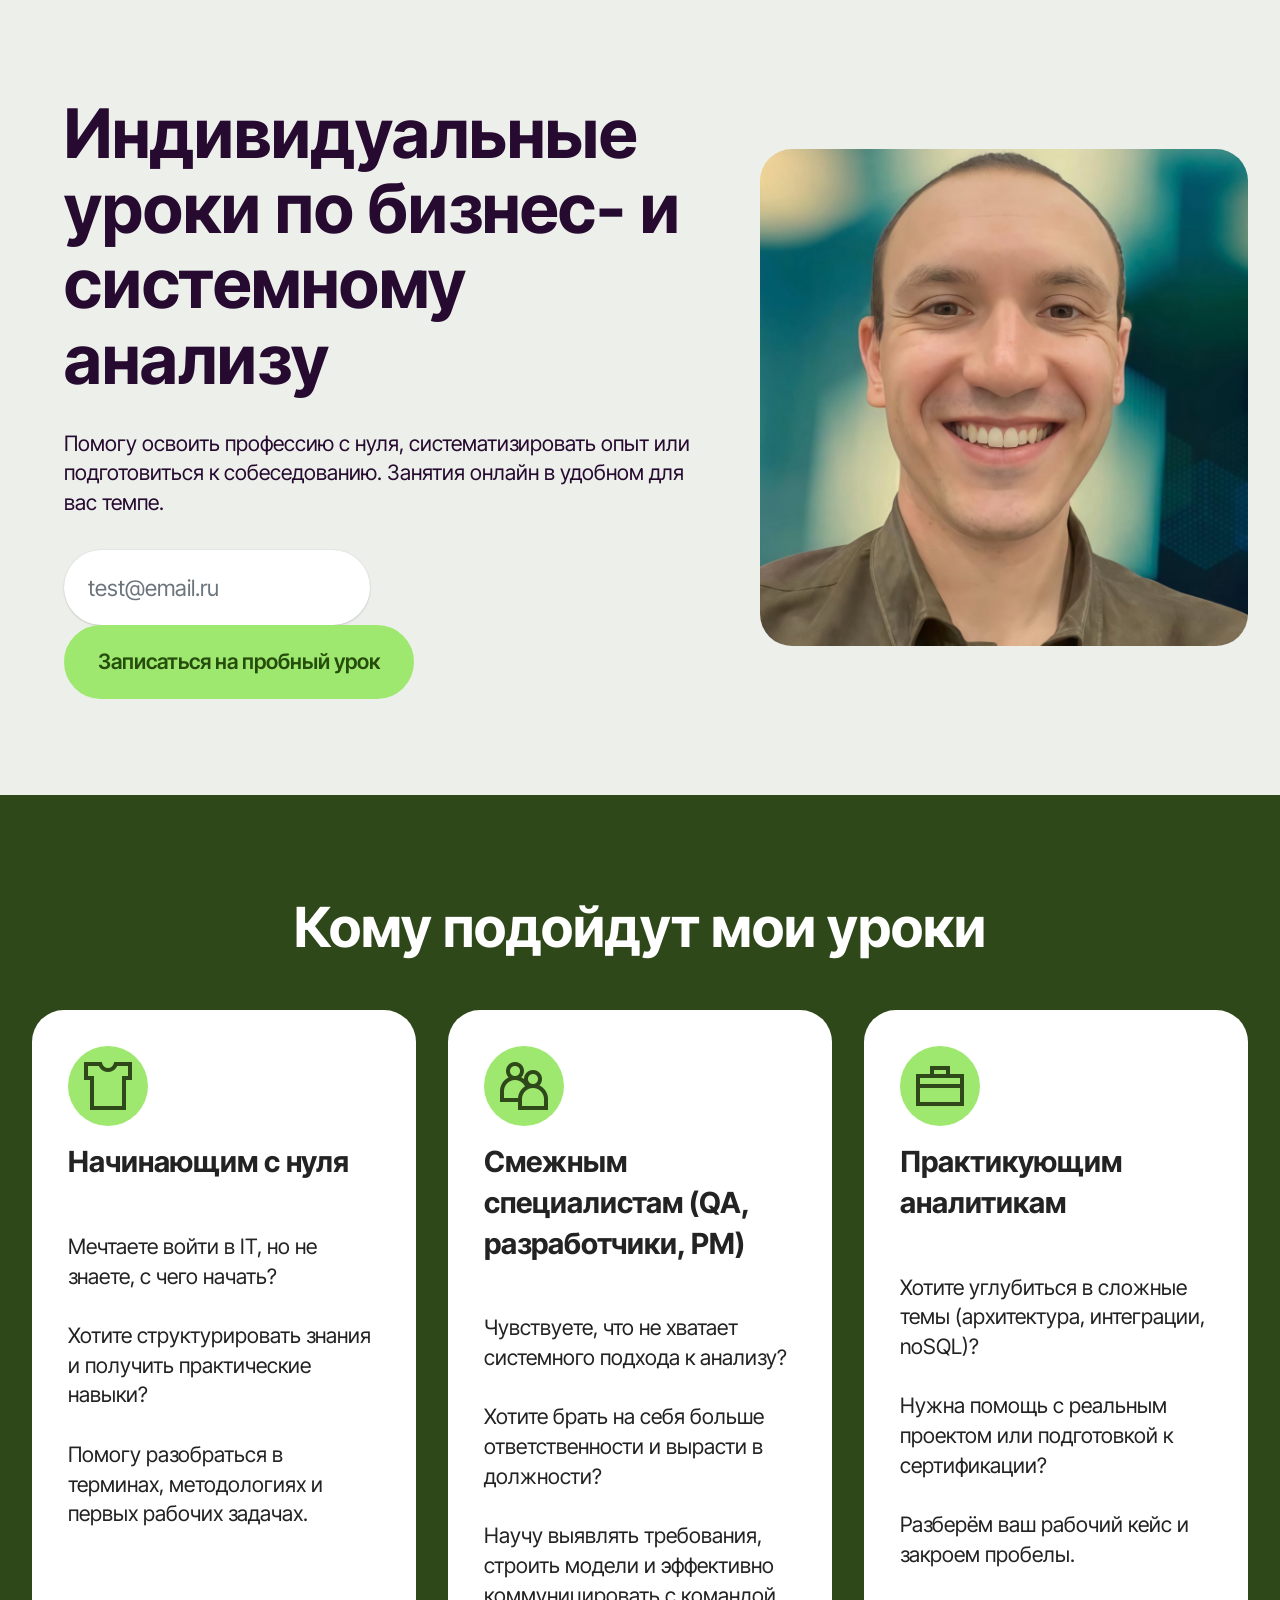
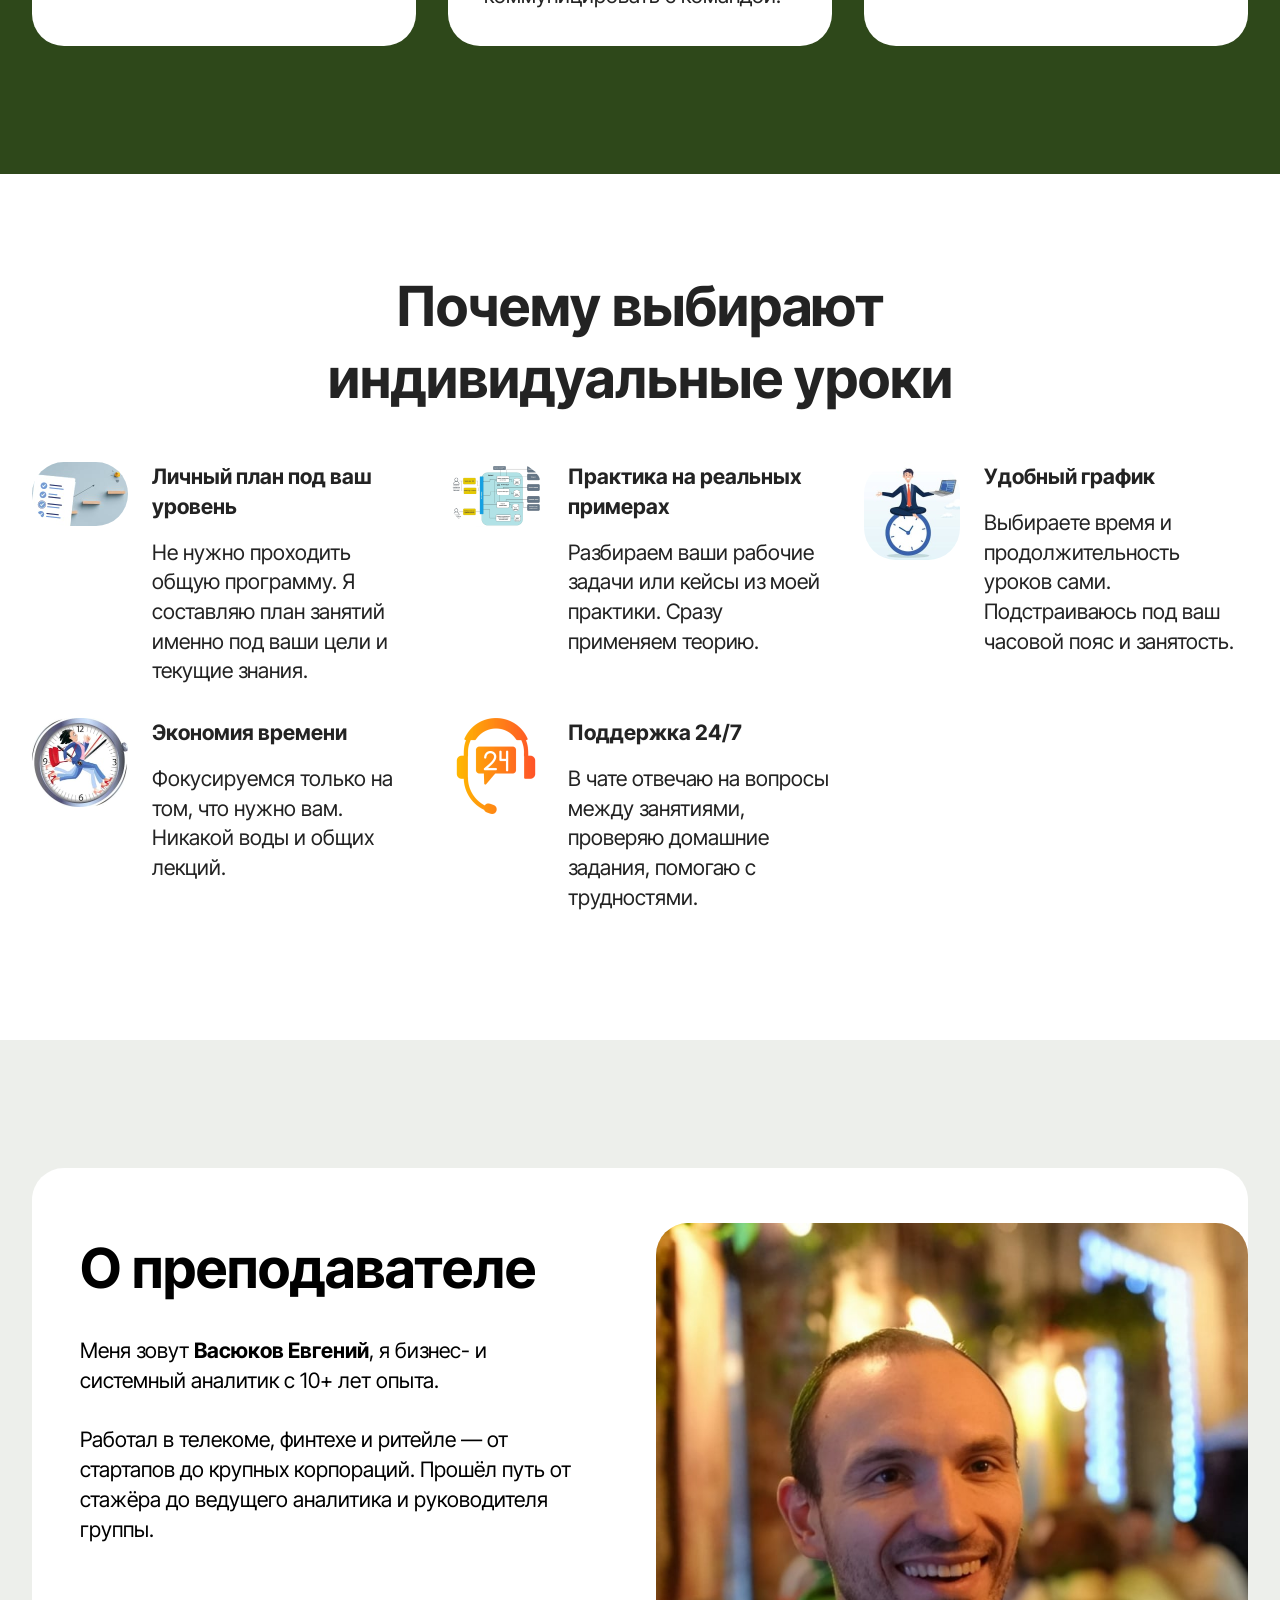
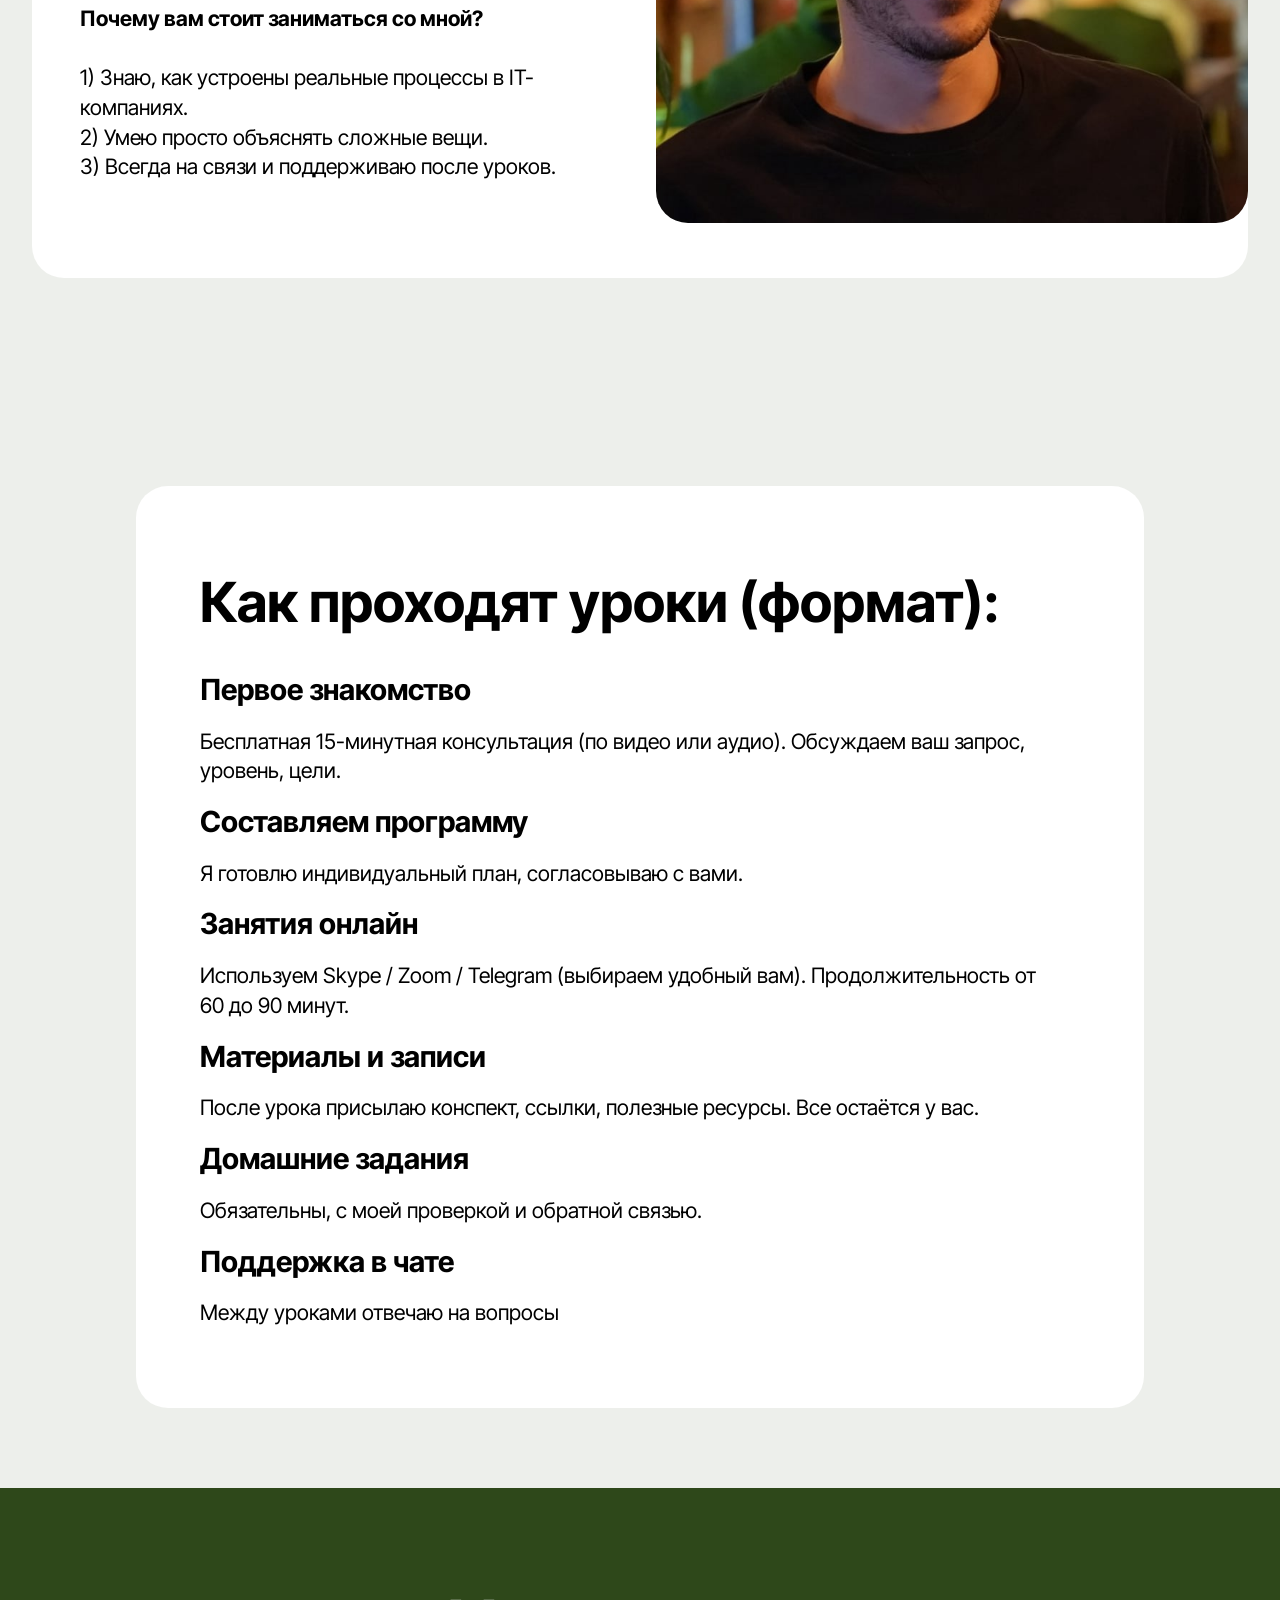
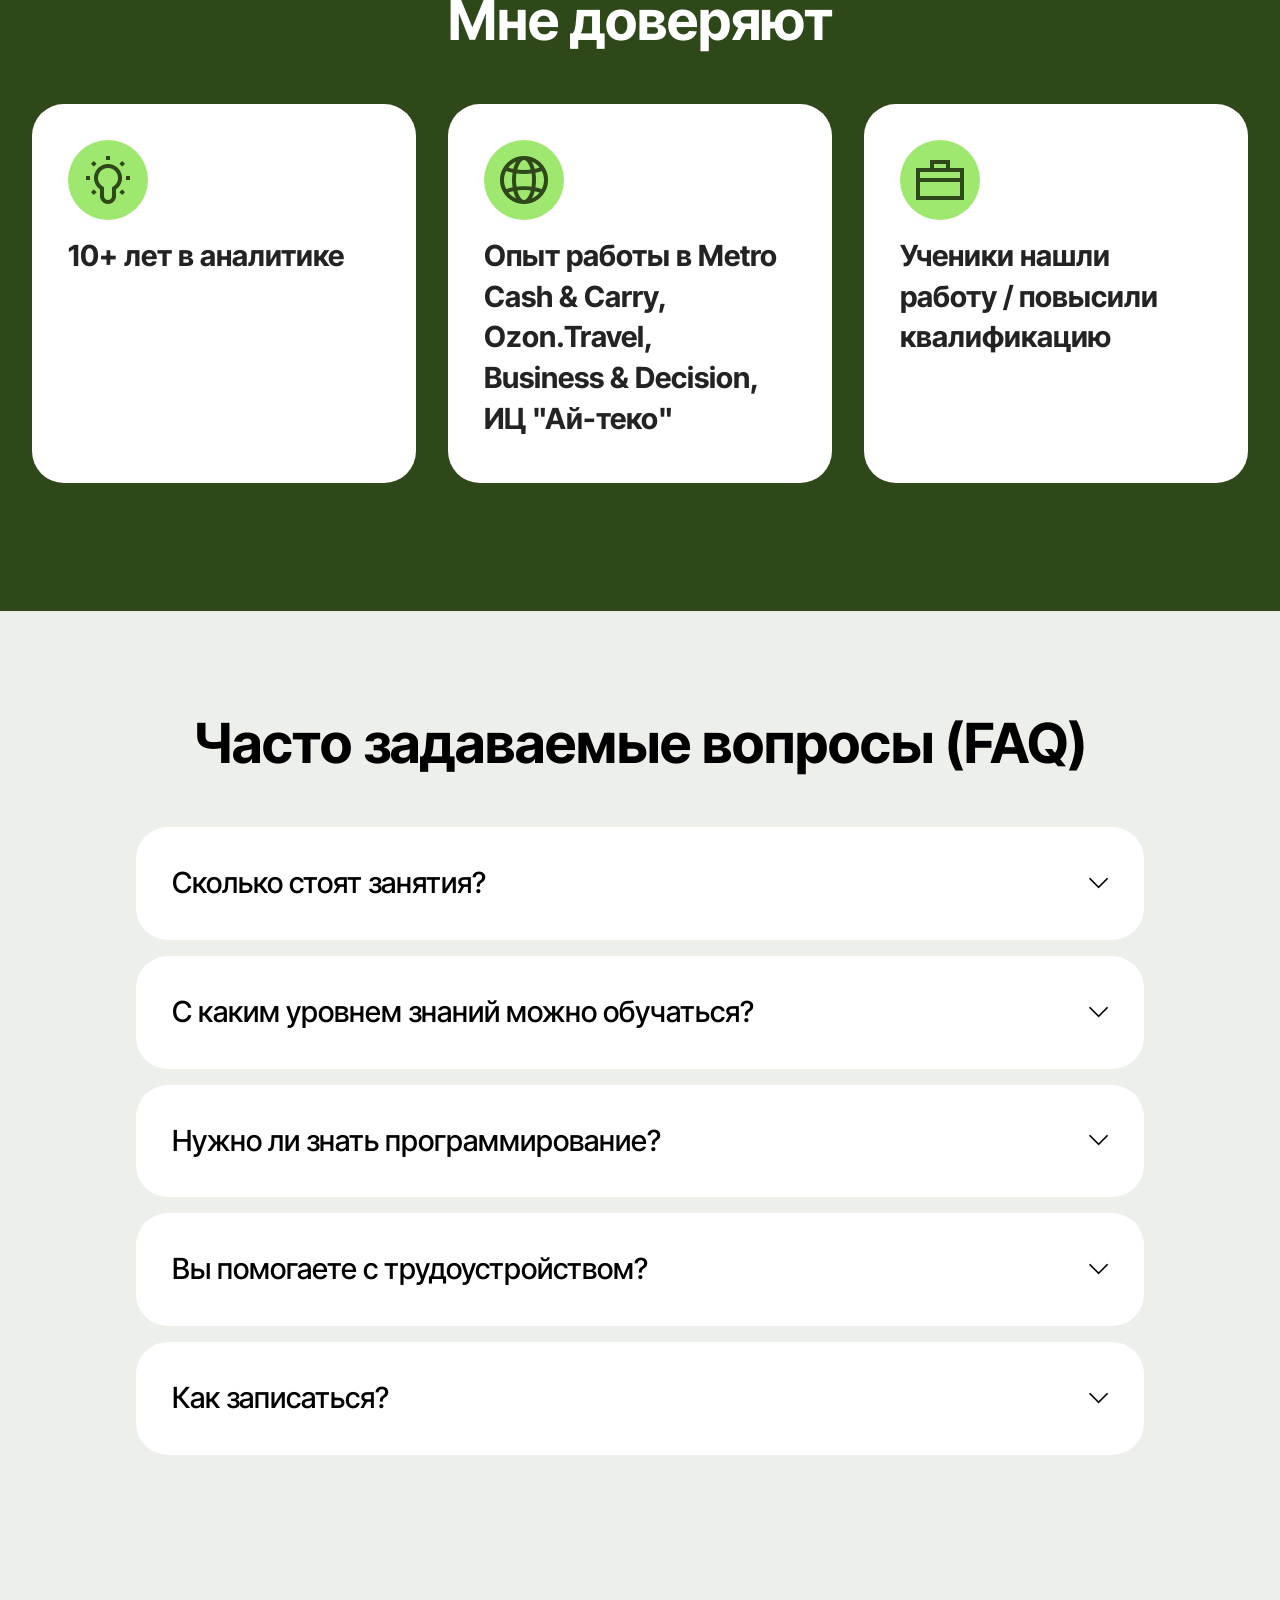
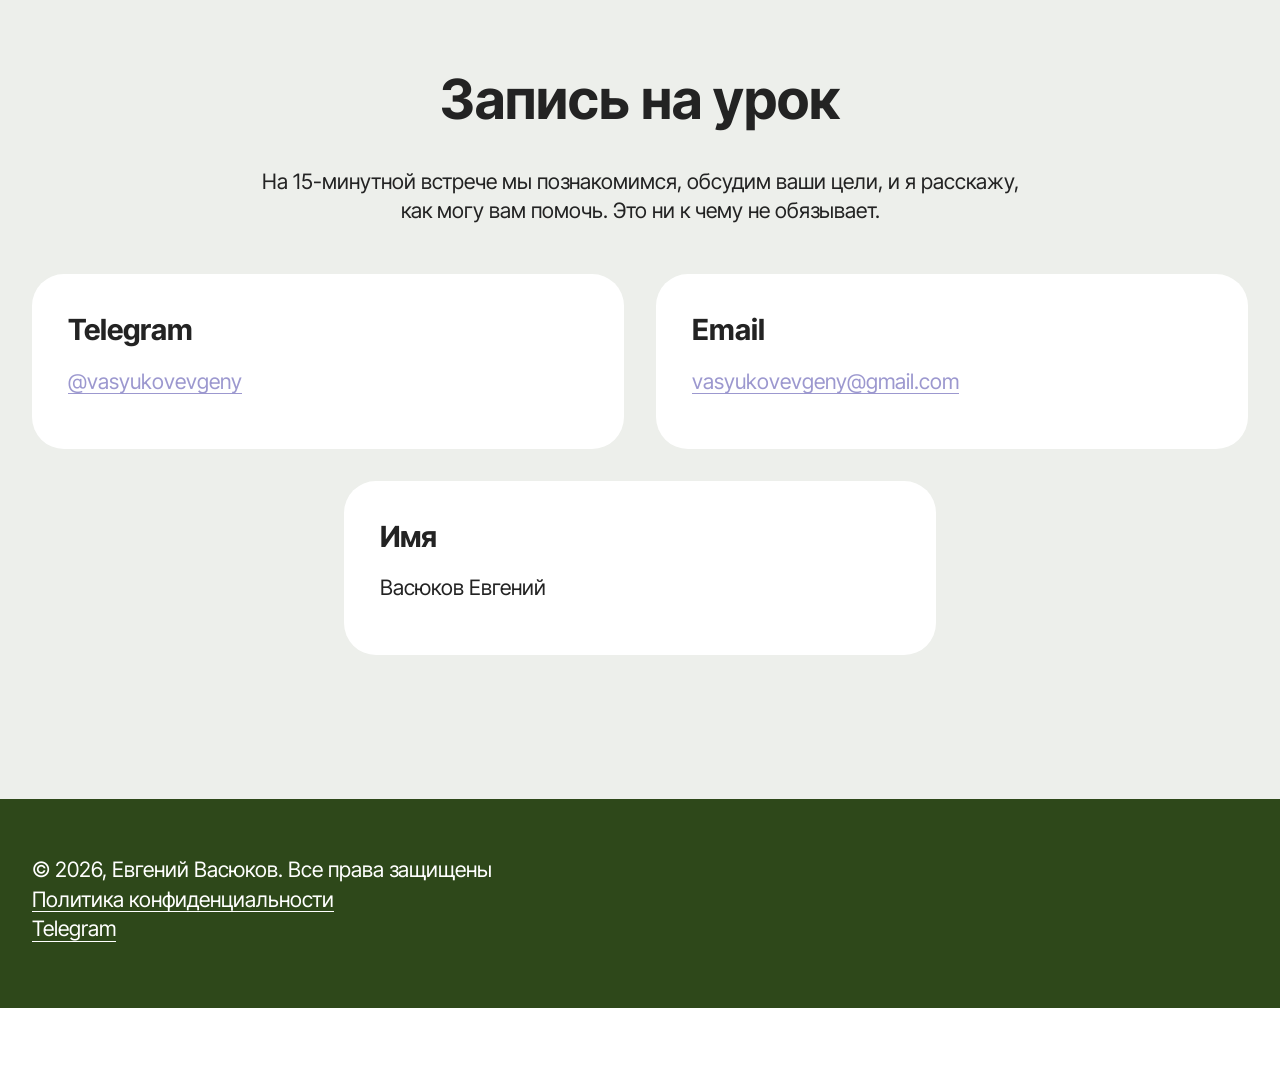
<file: index.html>
<!DOCTYPE html>
<html  >
<head>
  <!-- Site made with Mobirise Website Builder v6.1.12, https://mobirise.com -->
  <meta charset="UTF-8">
  <meta http-equiv="X-UA-Compatible" content="IE=edge">
  <meta name="generator" content="Mobirise v6.1.12, mobirise.com">
  <meta name="viewport" content="width=device-width, initial-scale=1, minimum-scale=1">
  <link rel="shortcut icon" href="assets/images/logo5.png" type="image/x-icon">
  <meta name="description" content="">

  <meta name="google-site-verification" content="y5Caegpa6oXvQSguffmF_HkjpnHzWBBjjL_fGsyX6ys" />
  
  <title>Индивидуальные уроки по бизнес- и системному анализу онлайн — Евгений Васюков</title>
  <link rel="stylesheet" href="assets/web/assets/mobirise-icons2/mobirise2.css">
  <link rel="stylesheet" href="assets/bootstrap/css/bootstrap.min.css">
  <link rel="stylesheet" href="assets/animatecss/animate.css">
  <link rel="stylesheet" href="assets/theme/css/style.css">
  <link rel="preload" href="https://fonts.googleapis.com/css?family=Inter+Tight:100,200,300,400,500,600,700,800,900,100i,200i,300i,400i,500i,600i,700i,800i,900i&display=swap" as="style" onload="this.onload=null;this.rel='stylesheet'">
  <noscript><link rel="stylesheet" href="https://fonts.googleapis.com/css?family=Inter+Tight:100,200,300,400,500,600,700,800,900,100i,200i,300i,400i,500i,600i,700i,800i,900i&display=swap"></noscript>
  <link rel="preload" as="style" href="assets/mobirise/css/mbr-additional.css?v=UguxBD"><link rel="stylesheet" href="assets/mobirise/css/mbr-additional.css?v=UguxBD" type="text/css">

 <script type="application/ld+json">
{
  "@context": "https://schema.org",
  "@type": "WebSite",
  "name": "Евгений Васюков",
  "alternateName": "Васюков | Анализ",
  "url": "https://vasyukov-analyst.ru/"
} 
</script>
</head>
<body>
  
  <section data-bs-version="5.1" class="header8 cid-vdugA2CAZF" id="header08-1s">
	

	

	<div class="container">
		<div class="row content-wrapper justify-content-center">
			<div class="col-lg-7 mbr-form">
				<div class="text-wrapper align-left" data-form-type="formoid">
					<form action="https://mobirise.eu/" method="POST" class="mbr-form form-with-styler" data-form-title="Form Name"><input type="hidden" name="email" data-form-email="true" value="OLu5D7D2rwJynzgqz3VVqPneXfjhrEDatsSywn45Q/kSwwt1B8KedP2iXlqmTRBzKz0uNbhmM+uayBxgVHWeVO4Ul+GCGTUnsFp16ZrkGwnNJQh4JuaM5DcJ/grrOBVk">
						<div class="dragArea row">
							<div class="col-lg-12 col-md-12 col-sm-12">
								<h1 class="mbr-section-title mbr-fonts-style mb-4 display-1">
									<strong>Индивидуальные уроки по бизнес- и системному анализу</strong></h1>
							</div>
							<div class="col-lg-12 col-md-12 col-sm-12">
								<p class="mbr-text mbr-fonts-style mb-4 display-7">
									Помогу освоить профессию с нуля, систематизировать опыт или подготовиться к собеседованию. Занятия онлайн в удобном для вас темпе.
								</p>
							</div>
							<div data-for="email" class="col-lg-6 col-md-6 col-sm-12">
								<input type="email" name="email" placeholder="test@email.ru" data-form-field="email" class="form-control display-7" value="" id="email-header08-1s">
							</div>
							<div class="col-auto mbr-section-btn"><button type="submit" class="w-100 btn btn-success display-7">Записаться на пробный урок</button></div>
							<div class="row">
								<div hidden="hidden" data-form-alert="" class="alert alert-success col-12">Спасибо за заполнение формы!</div>
								<div hidden="hidden" data-form-alert-danger="" class="alert alert-danger col-12">
									Oops...! some problem!
								</div>
							</div>
						</div>
					</form>
				</div>
			</div>
			<div class="col-lg-5 col-12">
				<div class="image-wrapper">
					<img class="w-100" src="assets/images/airbrush-image-enhancer-1773493846289-1773493846289-1036x1054.jpg" alt="Mobirise Website Builder">
				</div>
			</div>
		</div>
	</div>
</section>

<section data-bs-version="5.1" class="features5 cid-vdQmo79Tv6" id="features05-1u">
  

  
  
  <div class="container">
    <div class="row mb-5 justify-content-center">
      <div class="col-12 content-head">
        <h3 class="mbr-section-title mbr-fonts-style align-center mb-0 display-2"><strong>Кому подойдут мои уроки</strong></h3>
        
      </div>
    </div>
    <div class="row">
      <div class="item features-without-image col-12 col-md-6 col-lg-4 item-mb">
        <div class="item-wrapper">
          <div class="card-box align-left">
            <div class="iconfont-wrapper">
              <span class="mbr-iconfont mobi-mbri-website-theme mobi-mbri"></span>
            </div>
            <h5 class="card-title mbr-fonts-style display-5"><strong>Начинающим с нуля</strong><br><strong><br></strong></h5>
            <p class="card-text mbr-fonts-style display-4">Мечтаете войти в IT, но не знаете, с чего начать?<br><br>Хотите структурировать знания и получить практические навыки?<br><br>Помогу разобраться в терминах, методологиях и первых рабочих задачах.</p>

            
          </div>
        </div>
      </div>
      <div class="item features-without-image col-12 col-md-6 col-lg-4 item-mb">
        <div class="item-wrapper">
          <div class="card-box align-left">
            <div class="iconfont-wrapper">
              <span class="mbr-iconfont mobi-mbri-users mobi-mbri"></span>
            </div>
            <h5 class="card-title mbr-fonts-style display-5">
              <strong>Смежным специалистам (QA, разработчики, PM)</strong><br><strong><br></strong></h5>
            <p class="card-text mbr-fonts-style display-7">Чувствуете, что не хватает системного подхода к анализу?
<br>
<br>Хотите брать на себя больше ответственности и вырасти в должности?
<br>
<br>Научу выявлять требования, строить модели и эффективно коммуницировать с командой.</p>

            
          </div>
        </div>
      </div>
      <div class="item features-without-image col-12 col-md-6 col-lg-4 item-mb">
        <div class="item-wrapper">
          <div class="card-box align-left">
            <div class="iconfont-wrapper">
              <span class="mbr-iconfont mobi-mbri-briefcase mobi-mbri"></span>
            </div>
            <h5 class="card-title mbr-fonts-style display-5"><strong>Практикующим аналитикам</strong><br><strong><br></strong></h5>
            <p class="card-text mbr-fonts-style display-7">Хотите углубиться в сложные темы (архитектура, интеграции, noSQL)?
<br>
<br>Нужна помощь с реальным проектом или подготовкой к сертификации?
<br>
<br>Разберём ваш рабочий кейс и закроем пробелы.</p>

            
          </div>
        </div>
      </div>
    </div>
  </div>
</section>

<section data-bs-version="5.1" class="features15 cid-vdQqzPF4yl" id="features015-1v">
	

	
	
	<div class="container">
		<div class="row justify-content-center">
			<div class="col-12 content-head">
				<div class="mbr-section-head mb-5">
					<h4 class="mbr-section-title mbr-fonts-style align-center mb-0 display-2">
						<strong>Почему выбирают индивидуальные уроки</strong></h4>
					
				</div>
			</div>
		</div>
		<div class="row">
			<div class="item features-without-image col-12 col-lg-4 active">
				<div class="item-wrapper">
					<div class="img-wrapper">
						<img src="assets/images/cover-192x128.jpg" alt="Mobirise Website Builder">
					</div>
					<div class="card-box">
						<h4 class="card-title mbr-fonts-style mb-0 display-7">
							<strong>Личный план под ваш уровень</strong></h4>
						<h5 class="card-text mbr-fonts-style mt-3 display-7">
							<div>Не нужно проходить общую программу. Я составляю план занятий именно под ваши цели и текущие знания.</div>
						</h5>
					</div>
				</div>
			</div>
			<div class="item features-without-image col-12 col-lg-4">
				<div class="item-wrapper">
					<div class="img-wrapper">
						<img src="assets/images/fb3bf4f604e3a6911047f0ea61245384-192x129.png" alt="Mobirise Website Builder" data-bs-slide-to="1" data-slide-to="1">
					</div>
					<div class="card-box">
						<h4 class="card-title mbr-fonts-style mb-0 display-7"><strong>Практика на реальных примерах</strong></h4>
						<h5 class="card-text mbr-fonts-style mt-3 display-7">Разбираем ваши рабочие задачи или кейсы из моей практики. Сразу применяем теорию.</h5>
					</div>
				</div>
			</div><div class="item features-without-image col-12 col-lg-4">
				<div class="item-wrapper">
					<div class="img-wrapper">
						<img src="assets/images/unnamed-76-1-192x196.jpg" alt="Mobirise Website Builder" data-slide-to="2" data-bs-slide-to="2">
					</div>
					<div class="card-box">
						<h4 class="card-title mbr-fonts-style mb-0 display-7"><strong>Удобный график</strong></h4>
						<h5 class="card-text mbr-fonts-style mt-3 display-7">Выбираете время и продолжительность уроков сами. Подстраиваюсь под ваш часовой пояс и занятость.</h5>
					</div>
				</div>
			</div>
			
			
			<div class="item features-without-image col-12 col-lg-4">
				<div class="item-wrapper">
					<div class="img-wrapper">
						<img src="assets/images/b-58db607830aae-192x177.jpg" alt="Mobirise Website Builder" data-slide-to="3" data-bs-slide-to="3">
					</div>
					<div class="card-box">
						<h4 class="card-title mbr-fonts-style mb-0 display-7"><strong>Экономия времени</strong></h4>
						<h5 class="card-text mbr-fonts-style mt-3 display-7">Фокусируемся только на том, что нужно вам. Никакой воды и общих лекций.</h5>
					</div>
				</div>
			</div><div class="item features-without-image col-12 col-lg-4">
				<div class="item-wrapper">
					<div class="img-wrapper">
						<img src="assets/images/7868224-192x192.png" alt="Mobirise Website Builder" data-bs-slide-to="4" data-slide-to="4">
					</div>
					<div class="card-box">
						<h4 class="card-title mbr-fonts-style mb-0 display-7"><strong>Поддержка 24/7</strong></h4>
						<h5 class="card-text mbr-fonts-style mt-3 display-7">В чате отвечаю на вопросы между занятиями, проверяю домашние задания, помогаю с трудностями.</h5>
					</div>
				</div>
			</div>
			

			
			
			
		</div>
	</div>
</section>

<section data-bs-version="5.1" class="features025 cid-vdQyrnARHv" id="features025-1w">
  

  
  

  <div class="container">
    <div class="row justify-content-center align-items-center">
      <div class="col-12">
        <div class="card-wrapper">
          <div class="row">
            <div class="col-12 col-md-12 col-lg-6 image-wrapper">
              <img class="w-100" src="assets/images/airbrush-image-enhancer-1773494058337-1773494058337-1256x838.jpg" alt="Mobirise Website Builder">
            </div>
            <div class="col-12 col-lg col-md-12">
              <div class="text-wrapper align-left">
                <h5 class="mbr-section-title mbr-fonts-style mb-4 display-2">
                  <strong>О преподавателе</strong></h5>
                
                <p class="mbr-text mbr-fonts-style mb-4 display-7">Меня зовут <strong>Васюков Евгений</strong>, я бизнес- и системный аналитик с 10+ лет опыта.<br> <br>Работал в телекоме, финтехе и ритейле — от стартапов до крупных корпораций. Прошёл путь от стажёра до ведущего аналитика и руководителя группы.<br><br>
<br><strong>Почему вам стоит заниматься со мной?</strong><br><strong>
</strong><br>1) Знаю, как устроены реальные процессы в IT-компаниях.<br>2) Умею просто объяснять сложные вещи.<br>3) Всегда на связи и поддерживаю после уроков.<br>
                </p>
                
              </div>
            </div>
          </div>
        </div>
      </div>
    </div>
  </div>
</section>

<section data-bs-version="5.1" class="article07 cid-vekgkJ66z4" id="article07-1x">
  

  
  
  <div class="container">
    <div class="row justify-content-center">
      <div class="card col-md-12 col-lg-10">
        <div class="card-wrapper">
          <h3 class="card-title mbr-fonts-style mbr-white mt-3 mb-4 display-2"><strong>Как проходят уроки (формат):</strong>
          </h3>
          <div class="row card-box align-left">
            <div class="item features-without-image col-12">
              <div class="item-wrapper">
                <h4 class="mbr-section-subtitle mbr-fonts-style mb-3 display-5">
                  <strong>Первое знакомство</strong></h4>
                <p class="mbr-text mbr-fonts-style display-7">Бесплатная 15-минутная консультация (по видео или аудио). Обсуждаем ваш запрос, уровень, цели.
                </p>
              </div>
            </div>
            <div class="item features-without-image col-12">
              <div class="item-wrapper">
                <h4 class="mbr-section-subtitle mbr-fonts-style mb-3 display-5">
                  <strong>Составляем программу</strong></h4>
                <p class="mbr-text mbr-fonts-style display-7">Я готовлю индивидуальный план, согласовываю с вами.
                </p>
              </div>
            </div>
            <div class="item features-without-image col-12">
              <div class="item-wrapper">
                <h4 class="mbr-section-subtitle mbr-fonts-style mb-3 display-5">
                  <strong>Занятия онлайн</strong></h4>
                <p class="mbr-text mbr-fonts-style display-7">Используем Skype / Zoom / Telegram (выбираем удобный вам). Продолжительность от 60 до 90 минут.
                </p>
              </div>
            </div><div class="item features-without-image col-12">
              <div class="item-wrapper">
                <h4 class="mbr-section-subtitle mbr-fonts-style mb-3 display-5">
                  <strong>Материалы и записи</strong></h4>
                <p class="mbr-text mbr-fonts-style display-7">После урока присылаю конспект, ссылки, полезные ресурсы. Все остаётся у вас.
                </p>
              </div>
            </div>
            <div class="item features-without-image col-12">
              <div class="item-wrapper">
                <h4 class="mbr-section-subtitle mbr-fonts-style mb-3 display-5">
                  <strong>Домашние задания</strong></h4>
                <p class="mbr-text mbr-fonts-style display-7">Обязательны, с моей проверкой и обратной связью.
                </p>
              </div>
            </div><div class="item features-without-image col-12">
              <div class="item-wrapper">
                <h4 class="mbr-section-subtitle mbr-fonts-style mb-3 display-5">
                  <strong>Поддержка в чате</strong></h4>
                <p class="mbr-text mbr-fonts-style display-7">Между уроками отвечаю на вопросы</p>
              </div>
            </div>
          </div>
          
        </div>
      </div>
    </div>
  </div>
</section>

<section data-bs-version="5.1" class="features5 cid-vew5GNJUTM" id="features05-1y">
  

  
  
  <div class="container">
    <div class="row mb-5 justify-content-center">
      <div class="col-12 content-head">
        <h3 class="mbr-section-title mbr-fonts-style align-center mb-0 display-2"><strong>Мне доверяют</strong></h3>
        
      </div>
    </div>
    <div class="row">
      <div class="item features-without-image col-12 col-md-6 col-lg-4 item-mb">
        <div class="item-wrapper">
          <div class="card-box align-left">
            <div class="iconfont-wrapper">
              <span class="mbr-iconfont mobi-mbri-idea mobi-mbri"></span>
            </div>
            <h5 class="card-title mbr-fonts-style display-5"><strong>10+ лет в аналитике</strong></h5>
            

            
          </div>
        </div>
      </div>
      <div class="item features-without-image col-12 col-md-6 col-lg-4 item-mb">
        <div class="item-wrapper">
          <div class="card-box align-left">
            <div class="iconfont-wrapper">
              <span class="mbr-iconfont mobi-mbri-globe-2 mobi-mbri"></span>
            </div>
            <h5 class="card-title mbr-fonts-style display-5">
              <strong>Опыт работы в Metro Cash &amp; Carry, Ozon.Travel, </strong><br><strong>Business &amp; Decision, ИЦ "Ай-теко"</strong></h5>
            

            
          </div>
        </div>
      </div>
      <div class="item features-without-image col-12 col-md-6 col-lg-4 item-mb">
        <div class="item-wrapper">
          <div class="card-box align-left">
            <div class="iconfont-wrapper">
              <span class="mbr-iconfont mobi-mbri-briefcase mobi-mbri"></span>
            </div>
            <h5 class="card-title mbr-fonts-style display-5">
              <strong>Ученики нашли работу / повысили квалификацию</strong></h5>
            

            
          </div>
        </div>
      </div>
    </div>
  </div>
</section>

<section data-bs-version="5.1" class="list1 cid-veAv5vBCns" id="list01-20">	
    
	
	<div class="container">
		<div class="row justify-content-center">
			<div class="col-12 col-md-12 col-lg-10 m-auto">
				<div class="content">
					<div class="row justify-content-center mb-5">
						<div class="col-12 content-head">
							<div class="mbr-section-head">
								<h4 class="mbr-section-title mbr-fonts-style align-center mb-0 display-2">
									<strong>Часто задаваемые вопросы (FAQ)</strong></h4>
								
							</div>
						</div>
					</div>
					<div id="bootstrap-accordion_6" class="panel-group accordionStyles accordion" role="tablist" aria-multiselectable="true">
						<div class="card">
							<div class="card-header" role="tab" id="headingOne">
								<a role="button" class="panel-title collapsed" data-toggle="collapse" data-bs-toggle="collapse" data-core="" href="#collapse1_6" aria-expanded="false" aria-controls="collapse1">
									<h6 class="panel-title-edit mbr-semibold mbr-fonts-style mb-0 display-5">
										Сколько стоят занятия?
									</h6>
									<span class="sign mbr-iconfont mobi-mbri-arrow-down"></span>
								</a>
							</div>
							<div id="collapse1_6" class="panel-collapse noScroll collapse" role="tabpanel" aria-labelledby="headingOne" data-parent="#accordion" data-bs-parent="#bootstrap-accordion_6">
								<div class="panel-body">
									<p class="mbr-fonts-style panel-text display-7">Стоимость одного часа — 5000 руб.&nbsp;&nbsp;</p>
								</div>
							</div>
						</div>
						<div class="card">
							<div class="card-header" role="tab" id="headingOne">
								<a role="button" class="panel-title collapsed" data-toggle="collapse" data-bs-toggle="collapse" data-core="" href="#collapse2_6" aria-expanded="false" aria-controls="collapse2">
									<h6 class="panel-title-edit mbr-semibold mbr-fonts-style mb-0 display-5">
										С каким уровнем знаний можно обучаться?
									</h6>
									<span class="sign mbr-iconfont mobi-mbri-arrow-down"></span>
								</a>
							</div>
							<div id="collapse2_6" class="panel-collapse noScroll collapse" role="tabpanel" aria-labelledby="headingOne" data-parent="#accordion" data-bs-parent="#bootstrap-accordion_6">
								<div class="panel-body">
									<p class="mbr-fonts-style panel-text display-7">Я работаю с любым уровнем. Для новичков есть отдельная программа введения в профессию.
									</p>
								</div>
							</div>
						</div>
						<div class="card">
							<div class="card-header" role="tab" id="headingOne">
								<a role="button" class="panel-title collapsed" data-toggle="collapse" data-bs-toggle="collapse" data-core="" href="#collapse3_6" aria-expanded="false" aria-controls="collapse3">
									<h6 class="panel-title-edit mbr-semibold mbr-fonts-style mb-0 display-5">
										Нужно ли знать программирование?
									</h6>
									<span class="sign mbr-iconfont mobi-mbri-arrow-down"></span>
								</a>
							</div>
							<div id="collapse3_6" class="panel-collapse noScroll collapse" role="tabpanel" aria-labelledby="headingOne" data-parent="#accordion" data-bs-parent="#bootstrap-accordion_6">
								<div class="panel-body">
									<p class="mbr-fonts-style panel-text display-7">
										Нет, базовые вещи объясню с нуля. Для продвинутых тем (SQL) тоже не требуется предварительная подготовка.
									</p>
								</div>
							</div>
						</div>
						<div class="card">
							<div class="card-header" role="tab" id="headingOne">
								<a role="button" class="panel-title collapsed" data-toggle="collapse" data-bs-toggle="collapse" data-core="" href="#collapse4_6" aria-expanded="false" aria-controls="collapse4">
									<h6 class="panel-title-edit mbr-semibold mbr-fonts-style mb-0 display-5">
										Вы помогаете с трудоустройством?
									</h6>
									<span class="sign mbr-iconfont mobi-mbri-arrow-down"></span>
								</a>
							</div>
							<div id="collapse4_6" class="panel-collapse noScroll collapse" role="tabpanel" aria-labelledby="headingOne" data-parent="#accordion" data-bs-parent="#bootstrap-accordion_6">
								<div class="panel-body">
									<p class="mbr-fonts-style panel-text display-7">
										На уроках мы прорабатываем типовые задания с собеседований, составляем резюме и портфолио. Но гарантий трудоустройства не даю — это честный подход.
									</p>
								</div>
							</div>
						</div>
						<div class="card">
							<div class="card-header" role="tab" id="headingOne">
								<a role="button" class="panel-title collapsed" data-toggle="collapse" data-bs-toggle="collapse" data-core="" href="#collapse5_6" aria-expanded="false" aria-controls="collapse5">
									<h6 class="panel-title-edit mbr-semibold mbr-fonts-style mb-0 display-5">
										Как записаться?
									</h6>
									<span class="sign mbr-iconfont mobi-mbri-arrow-down"></span>
								</a>
							</div>
							<div id="collapse5_6" class="panel-collapse noScroll collapse" role="tabpanel" aria-labelledby="headingOne" data-parent="#accordion" data-bs-parent="#bootstrap-accordion_6">
								<div class="panel-body">
									<p class="mbr-fonts-style panel-text display-7">
										Оставьте заявку через форму ниже, напишите в Telegram или на почту. Я свяжусь с вами в течение дня.
									</p>
								</div>
							</div>
						</div>
						
					</div>
				</div>
			</div>
		</div>
	</div>
</section>

<section data-bs-version="5.1" class="contacts01 cid-veO3fTDHcA" id="contacts01-22">
    

    
    
    <div class="container">
        <div class="row justify-content-center">
            <div class="col-12 content-head">
                <div class="mbr-section-head mb-5">
                    <h3 class="mbr-section-title mbr-fonts-style align-center mb-0 display-2"><strong>Запись на урок</strong></h3>
                    <h4 class="mbr-section-subtitle mbr-fonts-style align-center mb-0 mt-4 display-7">На 15-минутной встрече мы познакомимся, обсудим ваши цели, и я расскажу, как могу вам помочь. Это ни к чему не обязывает.</h4>
                </div>
            </div>
        </div>
        <div class="row">
            <div class="item features-without-image col-12 col-md-6 active">
                <div class="item-wrapper">
                    <div class="text-wrapper">
                        <h6 class="card-title mbr-fonts-style mb-3 display-5"><strong>Telegram</strong></h6>
                        <p class="mbr-text mbr-fonts-style display-7"><a href="https://t.me/vasyukovevgeny" class="text-primary" target="_blank">@vasyukovevgeny</a></p>
                    </div>
                </div>
            </div>
            <div class="item features-without-image col-12 col-md-6">
                <div class="item-wrapper">
                    <div class="text-wrapper">
                        <h6 class="card-title mbr-fonts-style mb-3 display-5">
                            <strong>Email</strong>
                        </h6>
                        <p class="mbr-text mbr-fonts-style display-7"><a href="mailto:vasyukovevgeny@gmail.com" class="text-primary">vasyukovevgeny@gmail.com</a></p>
                    </div>
                </div>
            </div>
            <div class="item features-without-image col-12 col-md-6">
                <div class="item-wrapper">
                    <div class="text-wrapper">
                        <h6 class="card-title mbr-fonts-style mb-3 display-5">
                            <strong>Имя</strong></h6>
                        <p class="mbr-text mbr-fonts-style display-7">
                            Васюков Евгений</p>
                    </div>
                </div>
            </div>
            
        </div>
    </div>
</section>

<section data-bs-version="5.1" class="footer2 cid-veUlkm9Jqb" once="footers" id="footer02-24">
    

    
    

    <div class="container">
        <div class="row">
            <div class="col-12 col-lg-6 center mt-2 mb-3">
                <p class="mbr-fonts-style copyright mb-0 display-7">
                    © 2026, Евгений Васюков. Все права защищены<br><a href="https://docs.google.com/document/d/1RgXHBL3iBgCCN3FMDqwS8MryfyyVGGvL/edit?usp=sharing&ouid=108445450986412779164&rtpof=true&sd=true" class="text-danger" target="_blank">Политика конфиденциальности</a><br><strong><a href="http://t.me/vas_yukoff" class="text-danger" target="_blank">Telegram</a></strong><br></p>
            </div>
            <div class="col-12 col-lg-6 center">
                <div class="row-links mt-2 mb-3">
                    <ul class="row-links-soc">
                        
                        
                        
                        
                    <li class="row-links-soc-item mbr-fonts-style display-2"></li></ul>
                </div>
            </div>
        </div>
    </div>
</section><section class="display-7" style="padding: 0;align-items: center;justify-content: center;flex-wrap: wrap;    align-content: center;display: flex;position: relative;height: 4rem;"><a href="https://mobiri.se/" style="flex: 1 1;height: 4rem;position: absolute;width: 100%;z-index: 1;"><img alt="" style="height: 4rem;" src="[data-uri]"></a><p style="margin: 0;text-align: center;" class="display-7">&#8204;</p><a style="z-index:1" href="https://mobirise.com/drag-drop-website-builder.html">Drag & Drop Website Builder</a></section><script src="assets/bootstrap/js/bootstrap.bundle.min.js"></script>  <script src="assets/smoothscroll/smooth-scroll.js"></script>  <script src="assets/ytplayer/index.js"></script>  <script src="assets/mbr-switch-arrow/mbr-switch-arrow.js"></script>  <script src="assets/theme/js/script.js"></script>  <script src="assets/formoid/formoid.min.js"></script>  
  
  
  <input name="animation" type="hidden">
  </body>
</html>
</file>
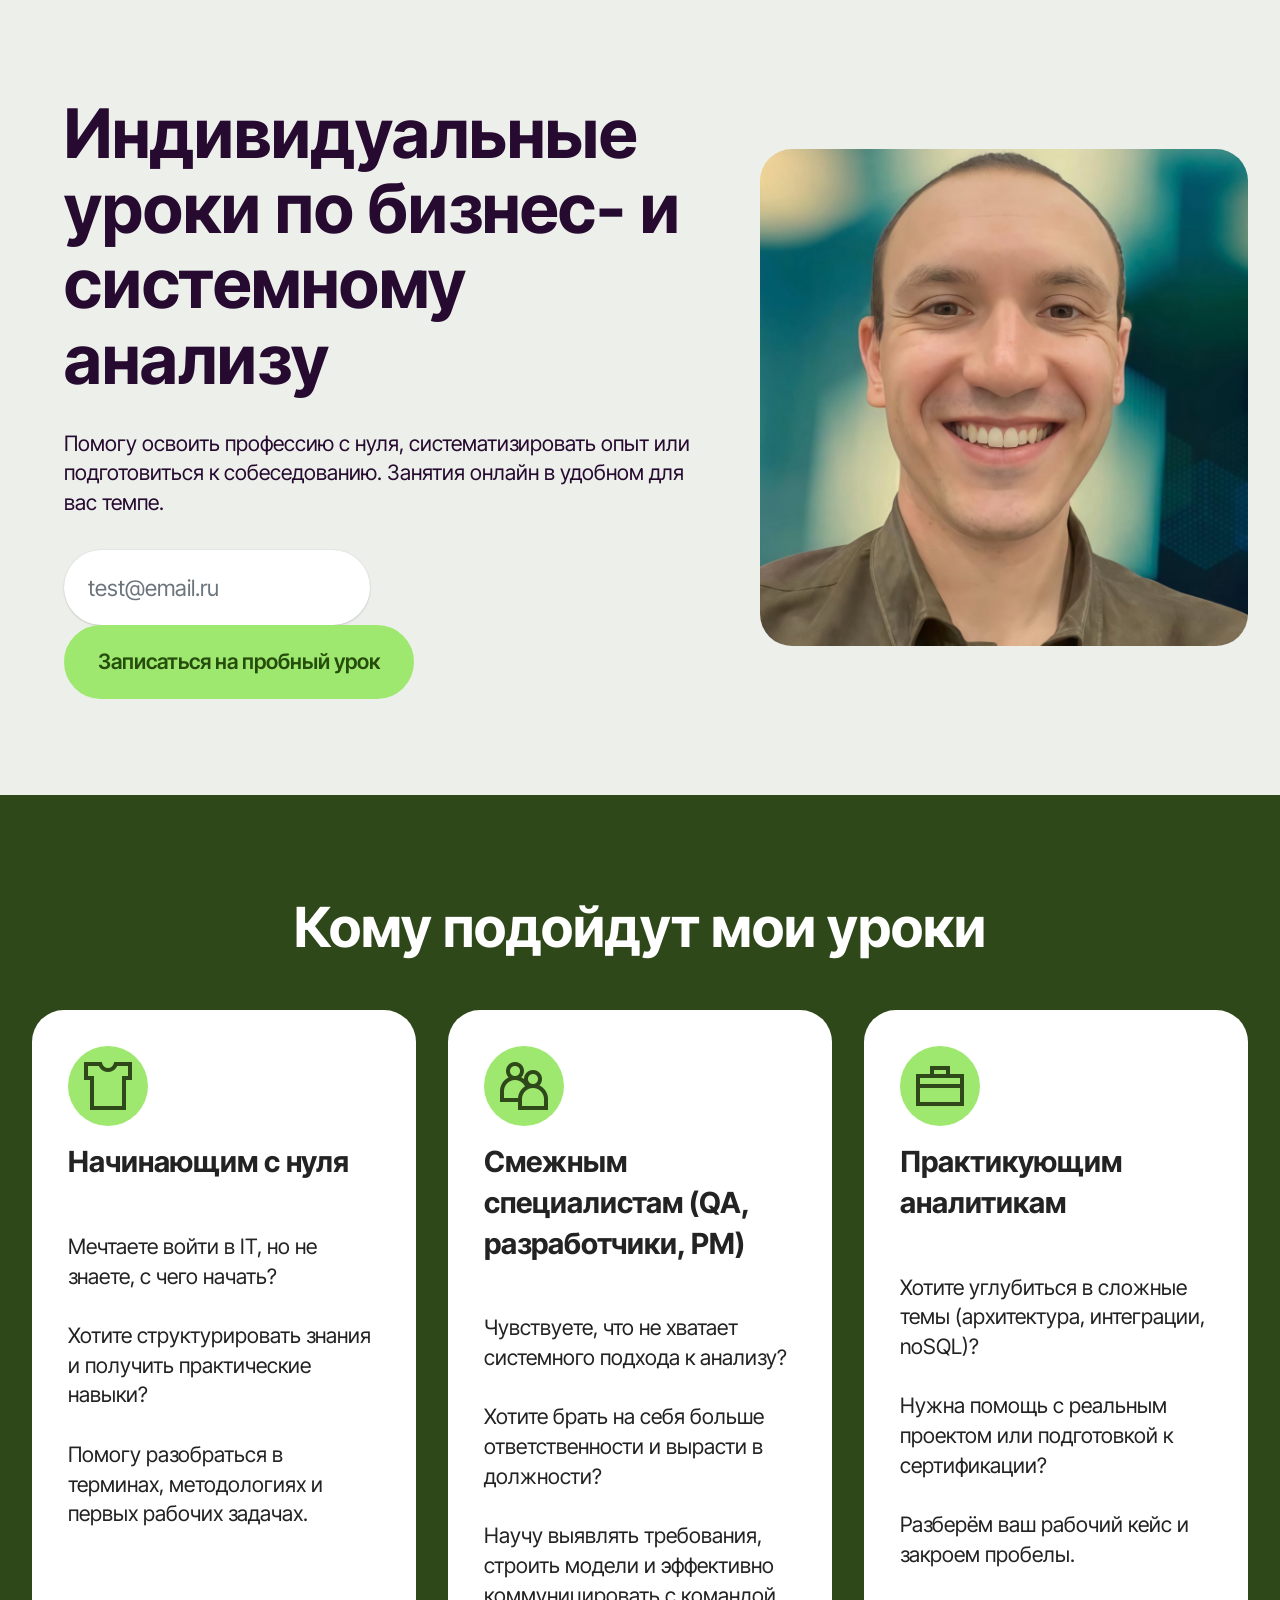
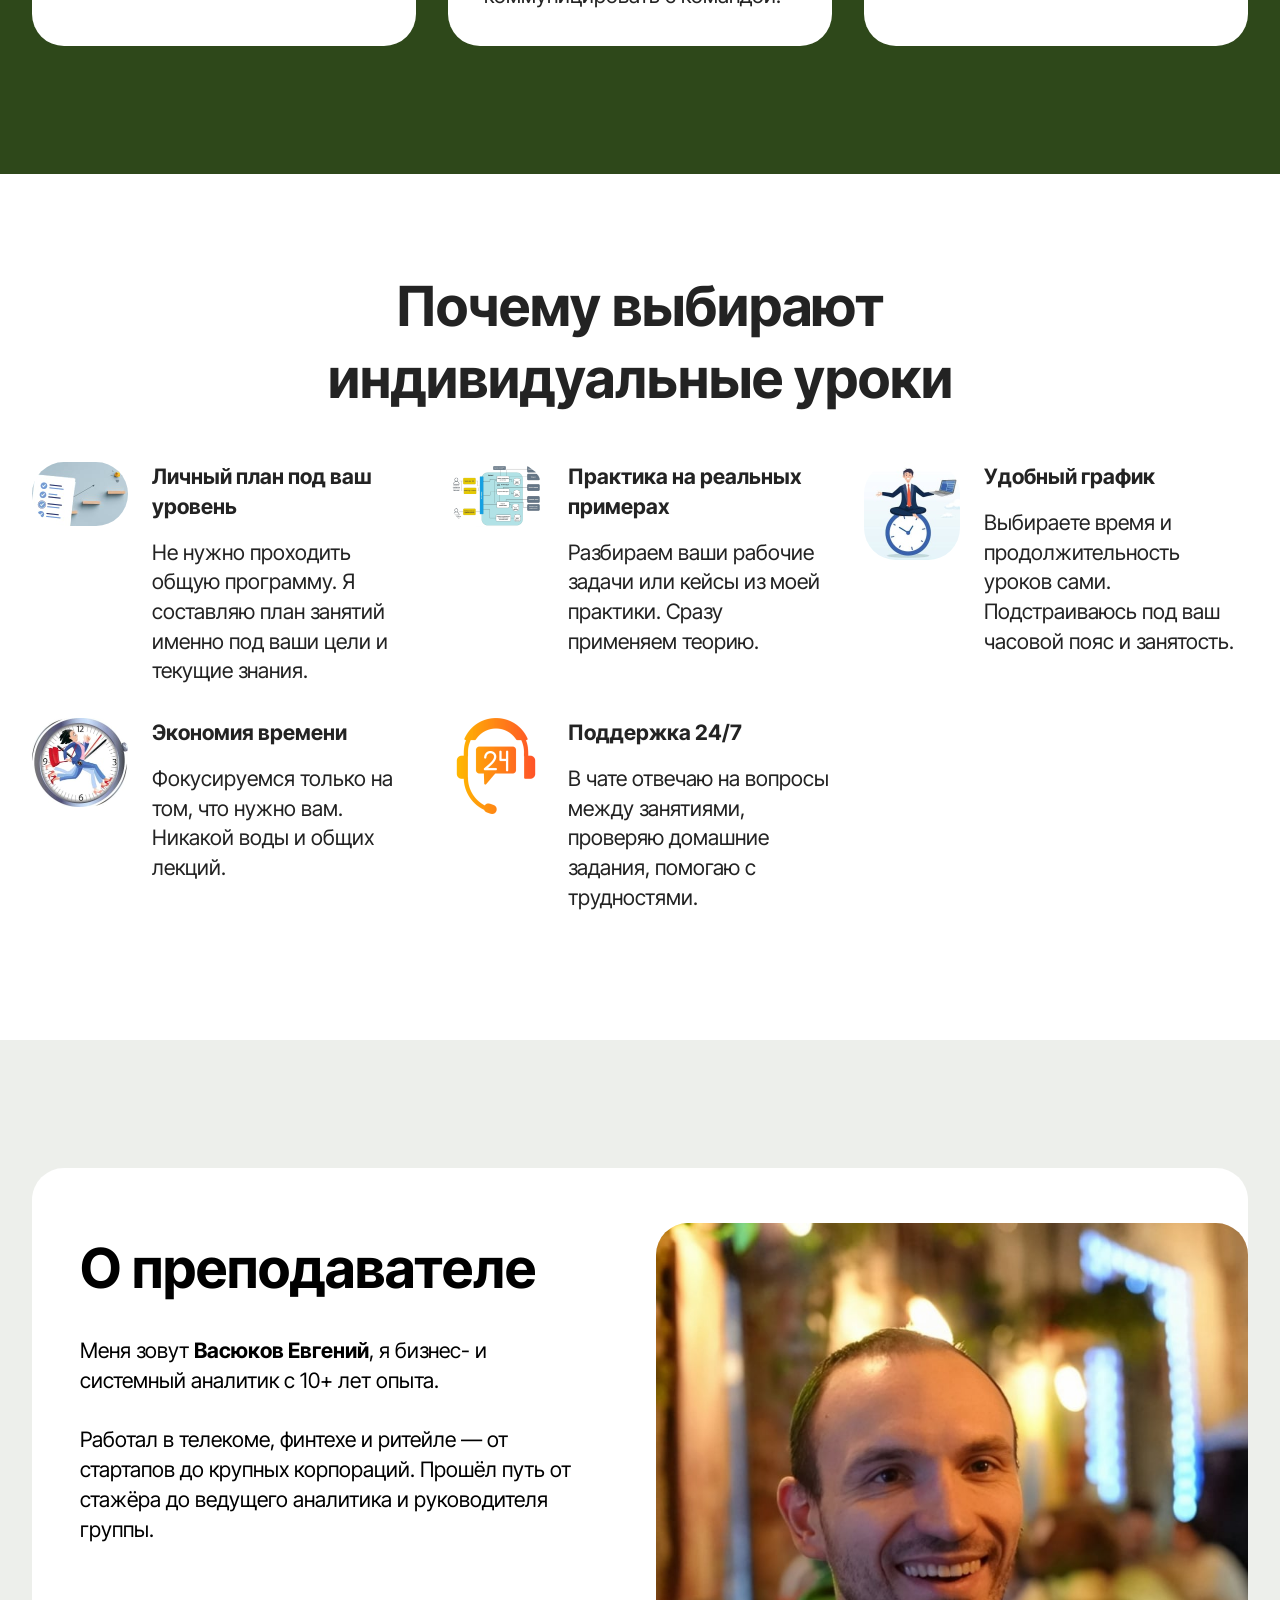
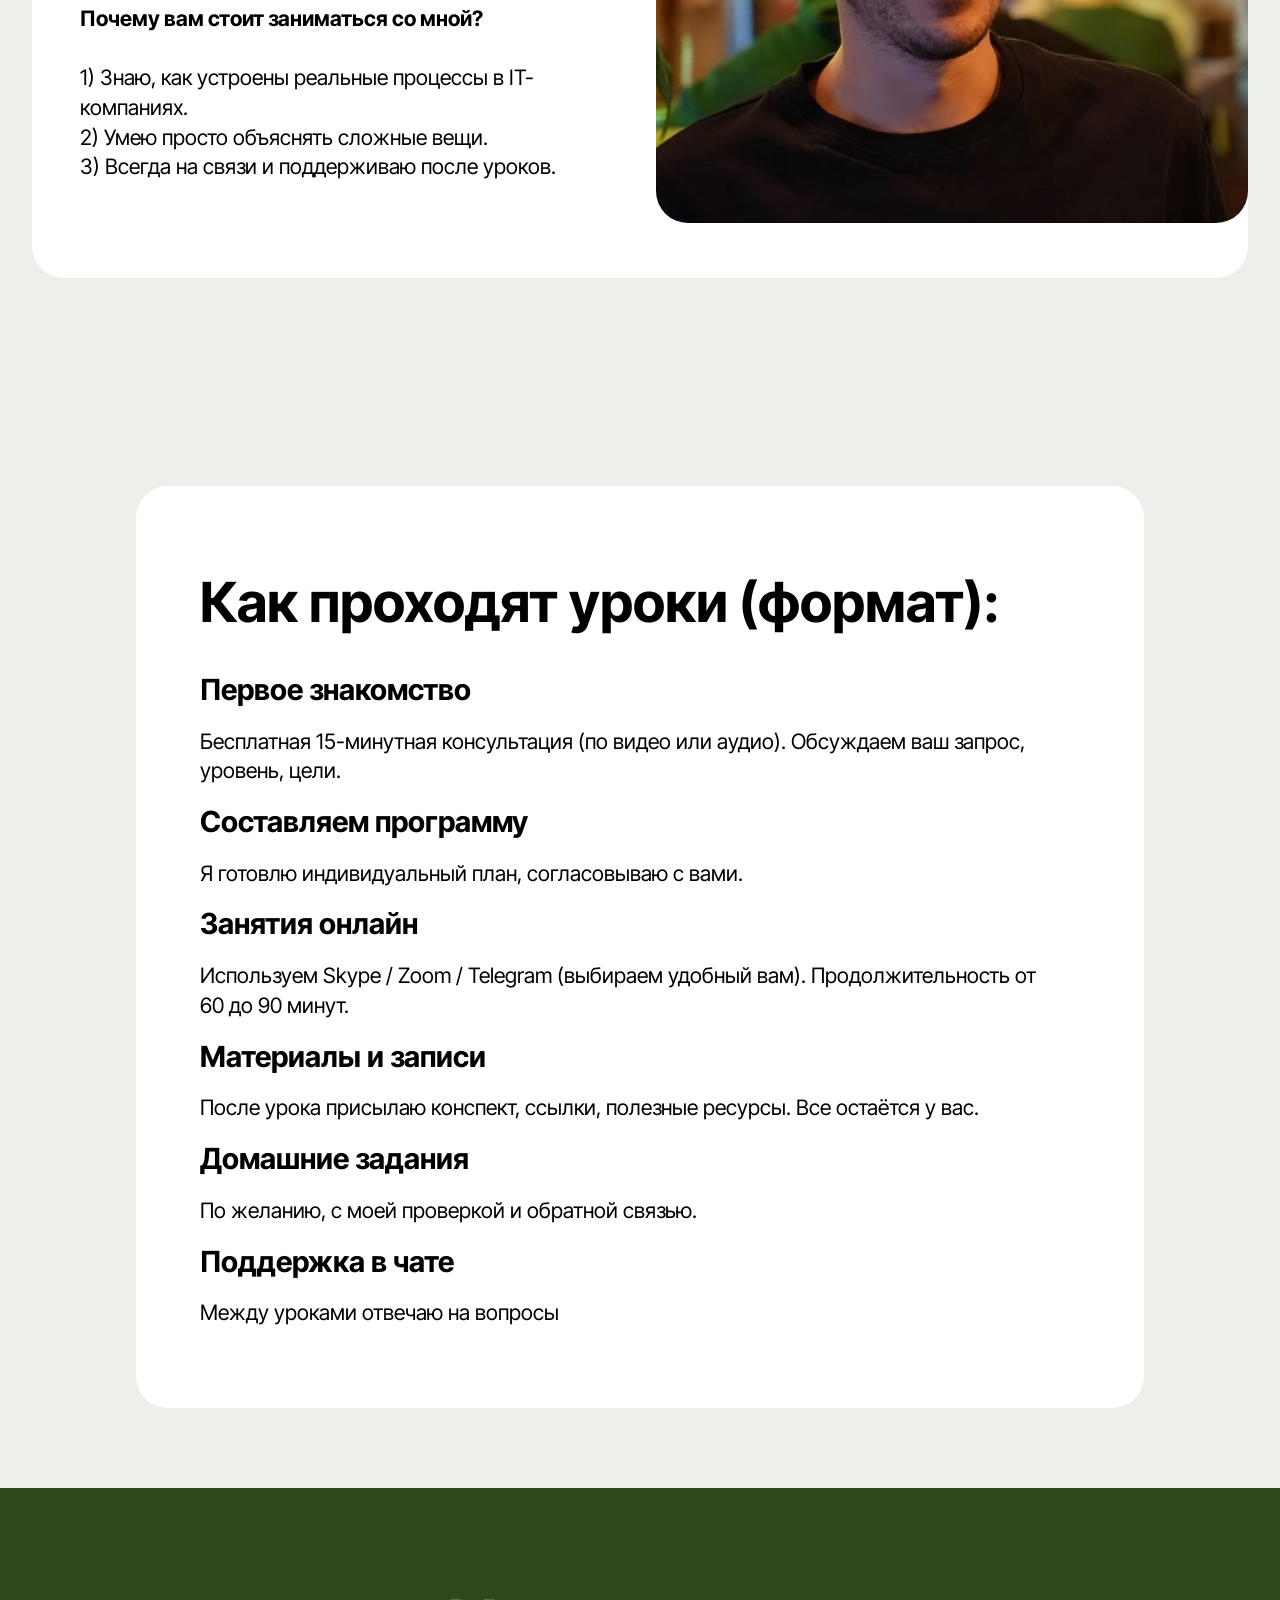
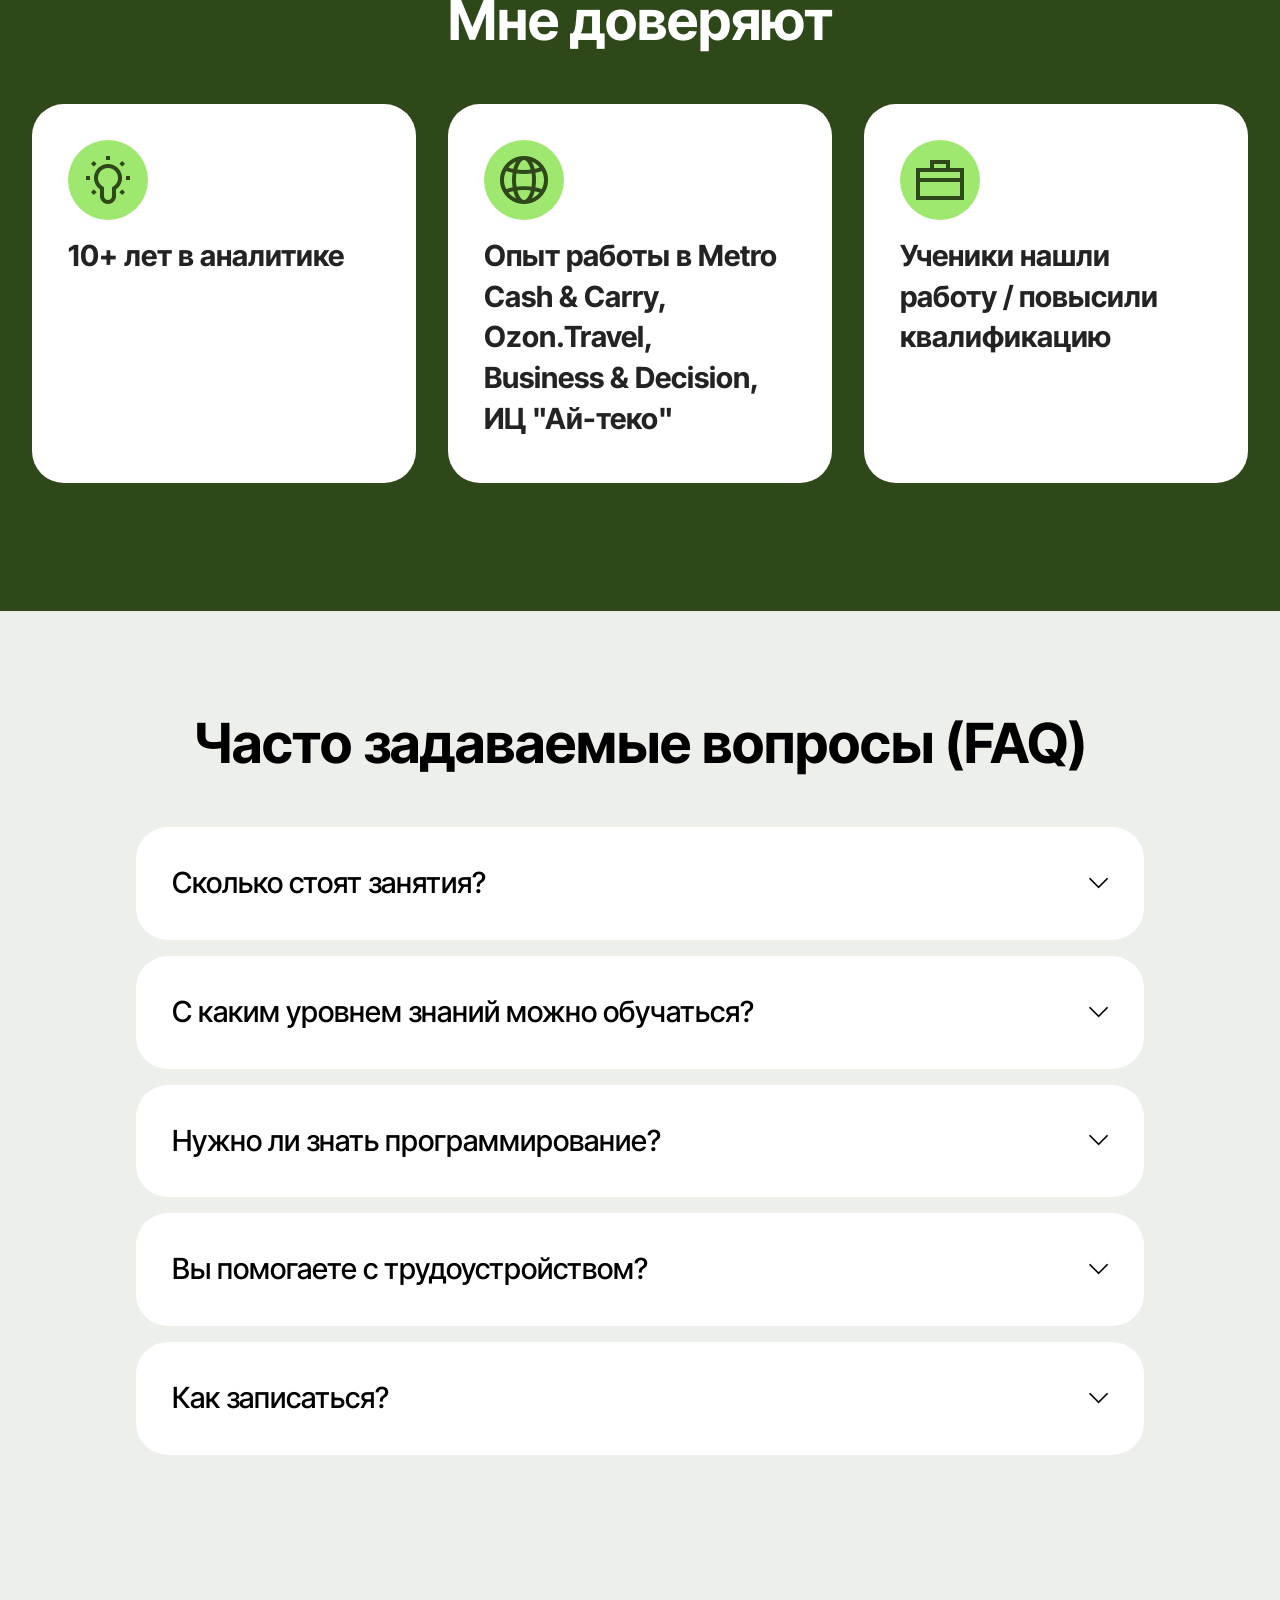
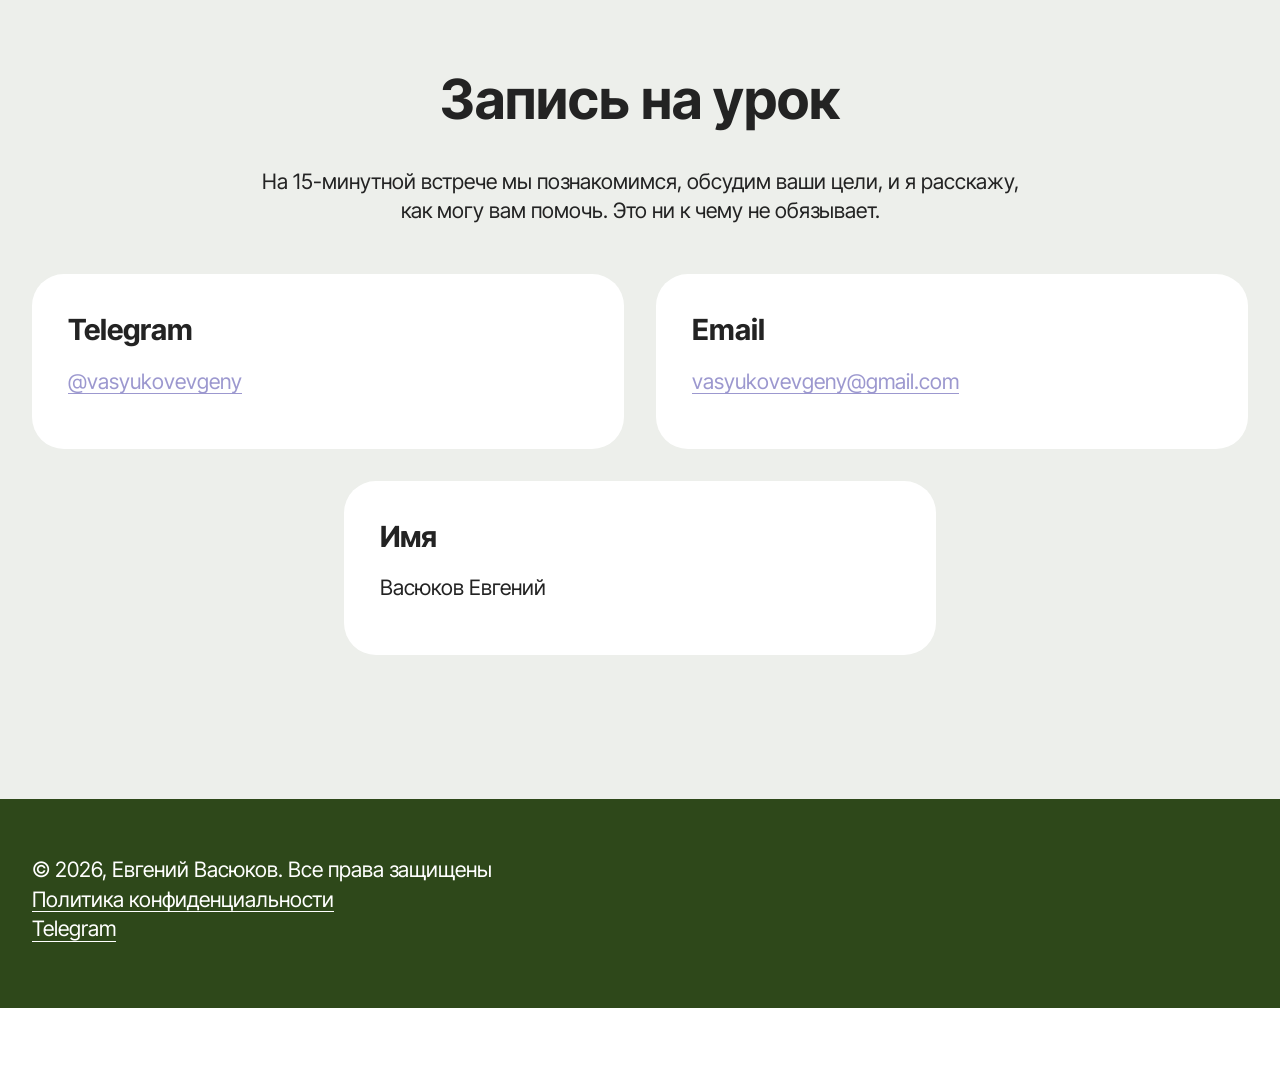
<file: page1.html>
<!DOCTYPE html>
<html  >
<head>
  <!-- Site made with Mobirise Website Builder v6.1.12, https://mobirise.com -->
  <meta charset="UTF-8">
  <meta http-equiv="X-UA-Compatible" content="IE=edge">
  <meta name="generator" content="Mobirise v6.1.12, mobirise.com">
  <meta name="viewport" content="width=device-width, initial-scale=1, minimum-scale=1">
  <link rel="shortcut icon" href="assets/images/logo5.png" type="image/x-icon">
  <meta name="description" content="">
  
  
  <title>Page 1</title>
  <link rel="stylesheet" href="assets/web/assets/mobirise-icons2/mobirise2.css">
  <link rel="stylesheet" href="assets/bootstrap/css/bootstrap.min.css">
  <link rel="stylesheet" href="assets/animatecss/animate.css">
  <link rel="stylesheet" href="assets/theme/css/style.css">
  <link rel="preload" href="https://fonts.googleapis.com/css?family=Inter+Tight:100,200,300,400,500,600,700,800,900,100i,200i,300i,400i,500i,600i,700i,800i,900i&display=swap" as="style" onload="this.onload=null;this.rel='stylesheet'">
  <noscript><link rel="stylesheet" href="https://fonts.googleapis.com/css?family=Inter+Tight:100,200,300,400,500,600,700,800,900,100i,200i,300i,400i,500i,600i,700i,800i,900i&display=swap"></noscript>
  <link rel="preload" as="style" href="assets/mobirise/css/mbr-additional.css?v=UguxBD"><link rel="stylesheet" href="assets/mobirise/css/mbr-additional.css?v=UguxBD" type="text/css">

  
  
  
</head>
<body>
  
  <section data-bs-version="5.1" class="header8 cid-vdugA2CAZF" id="header08-1s">
	

	

	<div class="container">
		<div class="row content-wrapper justify-content-center">
			<div class="col-lg-7 mbr-form">
				<div class="text-wrapper align-left" data-form-type="formoid">
					<form action="https://mobirise.eu/" method="POST" class="mbr-form form-with-styler" data-form-title="Form Name"><input type="hidden" name="email" data-form-email="true" value="OLu5D7D2rwJynzgqz3VVqPneXfjhrEDatsSywn45Q/kSwwt1B8KedP2iXlqmTRBzKz0uNbhmM+uayBxgVHWeVO4Ul+GCGTUnsFp16ZrkGwnNJQh4JuaM5DcJ/grrOBVk">
						<div class="dragArea row">
							<div class="col-lg-12 col-md-12 col-sm-12">
								<h1 class="mbr-section-title mbr-fonts-style mb-4 display-1">
									<strong>Индивидуальные уроки по бизнес- и системному анализу</strong></h1>
							</div>
							<div class="col-lg-12 col-md-12 col-sm-12">
								<p class="mbr-text mbr-fonts-style mb-4 display-7">
									Помогу освоить профессию с нуля, систематизировать опыт или подготовиться к собеседованию. Занятия онлайн в удобном для вас темпе.
								</p>
							</div>
							<div data-for="email" class="col-lg-6 col-md-6 col-sm-12">
								<input type="email" name="email" placeholder="test@email.ru" data-form-field="email" class="form-control display-7" value="" id="email-header08-1s">
							</div>
							<div class="col-auto mbr-section-btn"><button type="submit" class="w-100 btn btn-success display-7">Записаться на пробный урок</button></div>
							<div class="row">
								<div hidden="hidden" data-form-alert="" class="alert alert-success col-12">Спасибо за заполнение формы!</div>
								<div hidden="hidden" data-form-alert-danger="" class="alert alert-danger col-12">
									Oops...! some problem!
								</div>
							</div>
						</div>
					</form>
				</div>
			</div>
			<div class="col-lg-5 col-12">
				<div class="image-wrapper">
					<img class="w-100" src="assets/images/airbrush-image-enhancer-1773493846289-1773493846289-1036x1054.jpg" alt="Mobirise Website Builder">
				</div>
			</div>
		</div>
	</div>
</section>

<section data-bs-version="5.1" class="features5 cid-vdQmo79Tv6" id="features05-1u">
  

  
  
  <div class="container">
    <div class="row mb-5 justify-content-center">
      <div class="col-12 content-head">
        <h3 class="mbr-section-title mbr-fonts-style align-center mb-0 display-2"><strong>Кому подойдут мои уроки</strong></h3>
        
      </div>
    </div>
    <div class="row">
      <div class="item features-without-image col-12 col-md-6 col-lg-4 item-mb">
        <div class="item-wrapper">
          <div class="card-box align-left">
            <div class="iconfont-wrapper">
              <span class="mbr-iconfont mobi-mbri-website-theme mobi-mbri"></span>
            </div>
            <h5 class="card-title mbr-fonts-style display-5"><strong>Начинающим с нуля</strong><br><strong><br></strong></h5>
            <p class="card-text mbr-fonts-style display-4">Мечтаете войти в IT, но не знаете, с чего начать?<br><br>Хотите структурировать знания и получить практические навыки?<br><br>Помогу разобраться в терминах, методологиях и первых рабочих задачах.</p>

            
          </div>
        </div>
      </div>
      <div class="item features-without-image col-12 col-md-6 col-lg-4 item-mb">
        <div class="item-wrapper">
          <div class="card-box align-left">
            <div class="iconfont-wrapper">
              <span class="mbr-iconfont mobi-mbri-users mobi-mbri"></span>
            </div>
            <h5 class="card-title mbr-fonts-style display-5">
              <strong>Смежным специалистам (QA, разработчики, PM)</strong><br><strong><br></strong></h5>
            <p class="card-text mbr-fonts-style display-7">Чувствуете, что не хватает системного подхода к анализу?
<br>
<br>Хотите брать на себя больше ответственности и вырасти в должности?
<br>
<br>Научу выявлять требования, строить модели и эффективно коммуницировать с командой.</p>

            
          </div>
        </div>
      </div>
      <div class="item features-without-image col-12 col-md-6 col-lg-4 item-mb">
        <div class="item-wrapper">
          <div class="card-box align-left">
            <div class="iconfont-wrapper">
              <span class="mbr-iconfont mobi-mbri-briefcase mobi-mbri"></span>
            </div>
            <h5 class="card-title mbr-fonts-style display-5"><strong>Практикующим аналитикам</strong><br><strong><br></strong></h5>
            <p class="card-text mbr-fonts-style display-7">Хотите углубиться в сложные темы (архитектура, интеграции, noSQL)?
<br>
<br>Нужна помощь с реальным проектом или подготовкой к сертификации?
<br>
<br>Разберём ваш рабочий кейс и закроем пробелы.</p>

            
          </div>
        </div>
      </div>
    </div>
  </div>
</section>

<section data-bs-version="5.1" class="features15 cid-vdQqzPF4yl" id="features015-1v">
	

	
	
	<div class="container">
		<div class="row justify-content-center">
			<div class="col-12 content-head">
				<div class="mbr-section-head mb-5">
					<h4 class="mbr-section-title mbr-fonts-style align-center mb-0 display-2">
						<strong>Почему выбирают индивидуальные уроки</strong></h4>
					
				</div>
			</div>
		</div>
		<div class="row">
			<div class="item features-without-image col-12 col-lg-4 active">
				<div class="item-wrapper">
					<div class="img-wrapper">
						<img src="assets/images/cover-192x128.jpg" alt="Mobirise Website Builder">
					</div>
					<div class="card-box">
						<h4 class="card-title mbr-fonts-style mb-0 display-7">
							<strong>Личный план под ваш уровень</strong></h4>
						<h5 class="card-text mbr-fonts-style mt-3 display-7">
							<div>Не нужно проходить общую программу. Я составляю план занятий именно под ваши цели и текущие знания.</div>
						</h5>
					</div>
				</div>
			</div>
			<div class="item features-without-image col-12 col-lg-4">
				<div class="item-wrapper">
					<div class="img-wrapper">
						<img src="assets/images/fb3bf4f604e3a6911047f0ea61245384-192x129.png" alt="Mobirise Website Builder" data-bs-slide-to="1" data-slide-to="1">
					</div>
					<div class="card-box">
						<h4 class="card-title mbr-fonts-style mb-0 display-7"><strong>Практика на реальных примерах</strong></h4>
						<h5 class="card-text mbr-fonts-style mt-3 display-7">Разбираем ваши рабочие задачи или кейсы из моей практики. Сразу применяем теорию.</h5>
					</div>
				</div>
			</div><div class="item features-without-image col-12 col-lg-4">
				<div class="item-wrapper">
					<div class="img-wrapper">
						<img src="assets/images/unnamed-76-1-192x196.jpg" alt="Mobirise Website Builder" data-slide-to="2" data-bs-slide-to="2">
					</div>
					<div class="card-box">
						<h4 class="card-title mbr-fonts-style mb-0 display-7"><strong>Удобный график</strong></h4>
						<h5 class="card-text mbr-fonts-style mt-3 display-7">Выбираете время и продолжительность уроков сами. Подстраиваюсь под ваш часовой пояс и занятость.</h5>
					</div>
				</div>
			</div>
			
			
			<div class="item features-without-image col-12 col-lg-4">
				<div class="item-wrapper">
					<div class="img-wrapper">
						<img src="assets/images/b-58db607830aae-192x177.jpg" alt="Mobirise Website Builder" data-slide-to="3" data-bs-slide-to="3">
					</div>
					<div class="card-box">
						<h4 class="card-title mbr-fonts-style mb-0 display-7"><strong>Экономия времени</strong></h4>
						<h5 class="card-text mbr-fonts-style mt-3 display-7">Фокусируемся только на том, что нужно вам. Никакой воды и общих лекций.</h5>
					</div>
				</div>
			</div><div class="item features-without-image col-12 col-lg-4">
				<div class="item-wrapper">
					<div class="img-wrapper">
						<img src="assets/images/7868224-192x192.png" alt="Mobirise Website Builder" data-bs-slide-to="4" data-slide-to="4">
					</div>
					<div class="card-box">
						<h4 class="card-title mbr-fonts-style mb-0 display-7"><strong>Поддержка 24/7</strong></h4>
						<h5 class="card-text mbr-fonts-style mt-3 display-7">В чате отвечаю на вопросы между занятиями, проверяю домашние задания, помогаю с трудностями.</h5>
					</div>
				</div>
			</div>
			

			
			
			
		</div>
	</div>
</section>

<section data-bs-version="5.1" class="features025 cid-vdQyrnARHv" id="features025-1w">
  

  
  

  <div class="container">
    <div class="row justify-content-center align-items-center">
      <div class="col-12">
        <div class="card-wrapper">
          <div class="row">
            <div class="col-12 col-md-12 col-lg-6 image-wrapper">
              <img class="w-100" src="assets/images/airbrush-image-enhancer-1773494058337-1773494058337-1256x838.jpg" alt="Mobirise Website Builder">
            </div>
            <div class="col-12 col-lg col-md-12">
              <div class="text-wrapper align-left">
                <h5 class="mbr-section-title mbr-fonts-style mb-4 display-2">
                  <strong>О преподавателе</strong></h5>
                
                <p class="mbr-text mbr-fonts-style mb-4 display-7">Меня зовут <strong>Васюков Евгений</strong>, я бизнес- и системный аналитик с 10+ лет опыта.<br> <br>Работал в телекоме, финтехе и ритейле — от стартапов до крупных корпораций. Прошёл путь от стажёра до ведущего аналитика и руководителя группы.<br><br>
<br><strong>Почему вам стоит заниматься со мной?</strong><br><strong>
</strong><br>1) Знаю, как устроены реальные процессы в IT-компаниях.<br>2) Умею просто объяснять сложные вещи.<br>3) Всегда на связи и поддерживаю после уроков.<br>
                </p>
                
              </div>
            </div>
          </div>
        </div>
      </div>
    </div>
  </div>
</section>

<section data-bs-version="5.1" class="article07 cid-vekgkJ66z4" id="article07-1x">
  

  
  
  <div class="container">
    <div class="row justify-content-center">
      <div class="card col-md-12 col-lg-10">
        <div class="card-wrapper">
          <h3 class="card-title mbr-fonts-style mbr-white mt-3 mb-4 display-2"><strong>Как проходят уроки (формат):</strong>
          </h3>
          <div class="row card-box align-left">
            <div class="item features-without-image col-12">
              <div class="item-wrapper">
                <h4 class="mbr-section-subtitle mbr-fonts-style mb-3 display-5">
                  <strong>Первое знакомство</strong></h4>
                <p class="mbr-text mbr-fonts-style display-7">Бесплатная 15-минутная консультация (по видео или аудио). Обсуждаем ваш запрос, уровень, цели.
                </p>
              </div>
            </div>
            <div class="item features-without-image col-12">
              <div class="item-wrapper">
                <h4 class="mbr-section-subtitle mbr-fonts-style mb-3 display-5">
                  <strong>Составляем программу</strong></h4>
                <p class="mbr-text mbr-fonts-style display-7">Я готовлю индивидуальный план, согласовываю с вами.
                </p>
              </div>
            </div>
            <div class="item features-without-image col-12">
              <div class="item-wrapper">
                <h4 class="mbr-section-subtitle mbr-fonts-style mb-3 display-5">
                  <strong>Занятия онлайн</strong></h4>
                <p class="mbr-text mbr-fonts-style display-7">Используем Skype / Zoom / Telegram (выбираем удобный вам). Продолжительность от 60 до 90 минут.
                </p>
              </div>
            </div><div class="item features-without-image col-12">
              <div class="item-wrapper">
                <h4 class="mbr-section-subtitle mbr-fonts-style mb-3 display-5">
                  <strong>Материалы и записи</strong></h4>
                <p class="mbr-text mbr-fonts-style display-7">После урока присылаю конспект, ссылки, полезные ресурсы. Все остаётся у вас.
                </p>
              </div>
            </div>
            <div class="item features-without-image col-12">
              <div class="item-wrapper">
                <h4 class="mbr-section-subtitle mbr-fonts-style mb-3 display-5">
                  <strong>Домашние задания</strong></h4>
                <p class="mbr-text mbr-fonts-style display-7">По желанию, с моей проверкой и обратной связью.
                </p>
              </div>
            </div><div class="item features-without-image col-12">
              <div class="item-wrapper">
                <h4 class="mbr-section-subtitle mbr-fonts-style mb-3 display-5">
                  <strong>Поддержка в чате</strong></h4>
                <p class="mbr-text mbr-fonts-style display-7">Между уроками отвечаю на вопросы</p>
              </div>
            </div>
          </div>
          
        </div>
      </div>
    </div>
  </div>
</section>

<section data-bs-version="5.1" class="features5 cid-vew5GNJUTM" id="features05-1y">
  

  
  
  <div class="container">
    <div class="row mb-5 justify-content-center">
      <div class="col-12 content-head">
        <h3 class="mbr-section-title mbr-fonts-style align-center mb-0 display-2"><strong>Мне доверяют</strong></h3>
        
      </div>
    </div>
    <div class="row">
      <div class="item features-without-image col-12 col-md-6 col-lg-4 item-mb">
        <div class="item-wrapper">
          <div class="card-box align-left">
            <div class="iconfont-wrapper">
              <span class="mbr-iconfont mobi-mbri-idea mobi-mbri"></span>
            </div>
            <h5 class="card-title mbr-fonts-style display-5"><strong>10+ лет в аналитике</strong></h5>
            

            
          </div>
        </div>
      </div>
      <div class="item features-without-image col-12 col-md-6 col-lg-4 item-mb">
        <div class="item-wrapper">
          <div class="card-box align-left">
            <div class="iconfont-wrapper">
              <span class="mbr-iconfont mobi-mbri-globe-2 mobi-mbri"></span>
            </div>
            <h5 class="card-title mbr-fonts-style display-5">
              <strong>Опыт работы в Metro Cash &amp; Carry, Ozon.Travel, </strong><br><strong>Business &amp; Decision, ИЦ "Ай-теко"</strong></h5>
            

            
          </div>
        </div>
      </div>
      <div class="item features-without-image col-12 col-md-6 col-lg-4 item-mb">
        <div class="item-wrapper">
          <div class="card-box align-left">
            <div class="iconfont-wrapper">
              <span class="mbr-iconfont mobi-mbri-briefcase mobi-mbri"></span>
            </div>
            <h5 class="card-title mbr-fonts-style display-5">
              <strong>Ученики нашли работу / повысили квалификацию</strong></h5>
            

            
          </div>
        </div>
      </div>
    </div>
  </div>
</section>

<section data-bs-version="5.1" class="list1 cid-veAv5vBCns" id="list01-20">	
    
	
	<div class="container">
		<div class="row justify-content-center">
			<div class="col-12 col-md-12 col-lg-10 m-auto">
				<div class="content">
					<div class="row justify-content-center mb-5">
						<div class="col-12 content-head">
							<div class="mbr-section-head">
								<h4 class="mbr-section-title mbr-fonts-style align-center mb-0 display-2">
									<strong>Часто задаваемые вопросы (FAQ)</strong></h4>
								
							</div>
						</div>
					</div>
					<div id="bootstrap-accordion_6" class="panel-group accordionStyles accordion" role="tablist" aria-multiselectable="true">
						<div class="card">
							<div class="card-header" role="tab" id="headingOne">
								<a role="button" class="panel-title collapsed" data-toggle="collapse" data-bs-toggle="collapse" data-core="" href="#collapse1_6" aria-expanded="false" aria-controls="collapse1">
									<h6 class="panel-title-edit mbr-semibold mbr-fonts-style mb-0 display-5">
										Сколько стоят занятия?
									</h6>
									<span class="sign mbr-iconfont mobi-mbri-arrow-down"></span>
								</a>
							</div>
							<div id="collapse1_6" class="panel-collapse noScroll collapse" role="tabpanel" aria-labelledby="headingOne" data-parent="#accordion" data-bs-parent="#bootstrap-accordion_6">
								<div class="panel-body">
									<p class="mbr-fonts-style panel-text display-7">Стоимость одного часа — 2000 руб.&nbsp;&nbsp;</p>
								</div>
							</div>
						</div>
						<div class="card">
							<div class="card-header" role="tab" id="headingOne">
								<a role="button" class="panel-title collapsed" data-toggle="collapse" data-bs-toggle="collapse" data-core="" href="#collapse2_6" aria-expanded="false" aria-controls="collapse2">
									<h6 class="panel-title-edit mbr-semibold mbr-fonts-style mb-0 display-5">
										С каким уровнем знаний можно обучаться?
									</h6>
									<span class="sign mbr-iconfont mobi-mbri-arrow-down"></span>
								</a>
							</div>
							<div id="collapse2_6" class="panel-collapse noScroll collapse" role="tabpanel" aria-labelledby="headingOne" data-parent="#accordion" data-bs-parent="#bootstrap-accordion_6">
								<div class="panel-body">
									<p class="mbr-fonts-style panel-text display-7">Я работаю с любым уровнем. Для новичков есть отдельная программа введения в профессию.
									</p>
								</div>
							</div>
						</div>
						<div class="card">
							<div class="card-header" role="tab" id="headingOne">
								<a role="button" class="panel-title collapsed" data-toggle="collapse" data-bs-toggle="collapse" data-core="" href="#collapse3_6" aria-expanded="false" aria-controls="collapse3">
									<h6 class="panel-title-edit mbr-semibold mbr-fonts-style mb-0 display-5">
										Нужно ли знать программирование?
									</h6>
									<span class="sign mbr-iconfont mobi-mbri-arrow-down"></span>
								</a>
							</div>
							<div id="collapse3_6" class="panel-collapse noScroll collapse" role="tabpanel" aria-labelledby="headingOne" data-parent="#accordion" data-bs-parent="#bootstrap-accordion_6">
								<div class="panel-body">
									<p class="mbr-fonts-style panel-text display-7">
										Нет, базовые вещи объясню с нуля. Для продвинутых тем (SQL) тоже не требуется предварительная подготовка.
									</p>
								</div>
							</div>
						</div>
						<div class="card">
							<div class="card-header" role="tab" id="headingOne">
								<a role="button" class="panel-title collapsed" data-toggle="collapse" data-bs-toggle="collapse" data-core="" href="#collapse4_6" aria-expanded="false" aria-controls="collapse4">
									<h6 class="panel-title-edit mbr-semibold mbr-fonts-style mb-0 display-5">
										Вы помогаете с трудоустройством?
									</h6>
									<span class="sign mbr-iconfont mobi-mbri-arrow-down"></span>
								</a>
							</div>
							<div id="collapse4_6" class="panel-collapse noScroll collapse" role="tabpanel" aria-labelledby="headingOne" data-parent="#accordion" data-bs-parent="#bootstrap-accordion_6">
								<div class="panel-body">
									<p class="mbr-fonts-style panel-text display-7">
										На уроках мы прорабатываем типовые задания с собеседований, составляем резюме и портфолио. Но гарантий трудоустройства не даю — это честный подход.
									</p>
								</div>
							</div>
						</div>
						<div class="card">
							<div class="card-header" role="tab" id="headingOne">
								<a role="button" class="panel-title collapsed" data-toggle="collapse" data-bs-toggle="collapse" data-core="" href="#collapse5_6" aria-expanded="false" aria-controls="collapse5">
									<h6 class="panel-title-edit mbr-semibold mbr-fonts-style mb-0 display-5">
										Как записаться?
									</h6>
									<span class="sign mbr-iconfont mobi-mbri-arrow-down"></span>
								</a>
							</div>
							<div id="collapse5_6" class="panel-collapse noScroll collapse" role="tabpanel" aria-labelledby="headingOne" data-parent="#accordion" data-bs-parent="#bootstrap-accordion_6">
								<div class="panel-body">
									<p class="mbr-fonts-style panel-text display-7">
										Оставьте заявку через форму ниже, напишите в Telegram или на почту. Я свяжусь с вами в течение дня.
									</p>
								</div>
							</div>
						</div>
						
					</div>
				</div>
			</div>
		</div>
	</div>
</section>

<section data-bs-version="5.1" class="contacts01 cid-veO3fTDHcA" id="contacts01-22">
    

    
    
    <div class="container">
        <div class="row justify-content-center">
            <div class="col-12 content-head">
                <div class="mbr-section-head mb-5">
                    <h3 class="mbr-section-title mbr-fonts-style align-center mb-0 display-2"><strong>Запись на урок</strong></h3>
                    <h4 class="mbr-section-subtitle mbr-fonts-style align-center mb-0 mt-4 display-7">На 15-минутной встрече мы познакомимся, обсудим ваши цели, и я расскажу, как могу вам помочь. Это ни к чему не обязывает.</h4>
                </div>
            </div>
        </div>
        <div class="row">
            <div class="item features-without-image col-12 col-md-6 active">
                <div class="item-wrapper">
                    <div class="text-wrapper">
                        <h6 class="card-title mbr-fonts-style mb-3 display-5"><strong>Telegram</strong></h6>
                        <p class="mbr-text mbr-fonts-style display-7"><a href="https://t.me/vasyukovevgeny" class="text-primary" target="_blank">@vasyukovevgeny</a></p>
                    </div>
                </div>
            </div>
            <div class="item features-without-image col-12 col-md-6">
                <div class="item-wrapper">
                    <div class="text-wrapper">
                        <h6 class="card-title mbr-fonts-style mb-3 display-5">
                            <strong>Email</strong>
                        </h6>
                        <p class="mbr-text mbr-fonts-style display-7"><a href="mailto:vasyukovevgeny@gmail.com" class="text-primary">vasyukovevgeny@gmail.com</a></p>
                    </div>
                </div>
            </div>
            <div class="item features-without-image col-12 col-md-6">
                <div class="item-wrapper">
                    <div class="text-wrapper">
                        <h6 class="card-title mbr-fonts-style mb-3 display-5">
                            <strong>Имя</strong></h6>
                        <p class="mbr-text mbr-fonts-style display-7">
                            Васюков Евгений</p>
                    </div>
                </div>
            </div>
            
        </div>
    </div>
</section>

<section data-bs-version="5.1" class="footer2 cid-veUlkm9Jqb" once="footers" id="footer02-24">
    

    
    

    <div class="container">
        <div class="row">
            <div class="col-12 col-lg-6 center mt-2 mb-3">
                <p class="mbr-fonts-style copyright mb-0 display-7">
                    © 2026, Евгений Васюков. Все права защищены<br><a href="https://docs.google.com/document/d/1RgXHBL3iBgCCN3FMDqwS8MryfyyVGGvL/edit?usp=sharing&ouid=108445450986412779164&rtpof=true&sd=true" class="text-danger" target="_blank">Политика конфиденциальности</a><br><strong><a href="http://t.me/vas_yukoff" class="text-danger" target="_blank">Telegram</a></strong><br></p>
            </div>
            <div class="col-12 col-lg-6 center">
                <div class="row-links mt-2 mb-3">
                    <ul class="row-links-soc">
                        
                        
                        
                        
                    <li class="row-links-soc-item mbr-fonts-style display-2"></li></ul>
                </div>
            </div>
        </div>
    </div>
</section><section class="display-7" style="padding: 0;align-items: center;justify-content: center;flex-wrap: wrap;    align-content: center;display: flex;position: relative;height: 4rem;"><a href="https://mobiri.se/" style="flex: 1 1;height: 4rem;position: absolute;width: 100%;z-index: 1;"><img alt="" style="height: 4rem;" src="[data-uri]"></a><p style="margin: 0;text-align: center;" class="display-7">&#8204;</p><a style="z-index:1" href="https://mobirise.com/drag-drop-website-builder.html">Drag & Drop Website Builder</a></section><script src="assets/bootstrap/js/bootstrap.bundle.min.js"></script>  <script src="assets/smoothscroll/smooth-scroll.js"></script>  <script src="assets/ytplayer/index.js"></script>  <script src="assets/mbr-switch-arrow/mbr-switch-arrow.js"></script>  <script src="assets/theme/js/script.js"></script>  <script src="assets/formoid/formoid.min.js"></script>  
  
  
  <input name="animation" type="hidden">
  </body>
</html>
</file>
<file: assets/web/assets/mobirise-icons2/mobirise2.css>
@font-face {
  font-family: 'Moririse2';
  font-display: swap;
  src:  url('mobirise2.eot?f2bix4');
  src:  url('mobirise2.eot?f2bix4#iefix') format('embedded-opentype'),
    url('mobirise2.woff2?f2bix4') format('woff2'),
    url('mobirise2.woff?f2bix4') format('woff'),
    url('mobirise2.ttf?f2bix4') format('truetype'),
    url('mobirise2.svg?f2bix4#mobirise2') format('svg');
  font-weight: normal;
  font-style: normal;
}

[class^="mobi-"], [class*=" mobi-"] {
  /* use !important to prevent issues with browser extensions that change fonts */
  font-family: 'Moririse2' !important;
  speak: none;
  font-style: normal;
  font-weight: normal;
  font-variant: normal;
  text-transform: none;
  line-height: 1;

  /* Better Font Rendering =========== */
  -webkit-font-smoothing: antialiased;
  -moz-osx-font-smoothing: grayscale;
}

.mobi-mbri-add-submenu:before {
  content: "\e900";
}
.mobi-mbri-alert:before {
  content: "\e901";
}
.mobi-mbri-align-center:before {
  content: "\e902";
}
.mobi-mbri-align-justify:before {
  content: "\e903";
}
.mobi-mbri-align-left:before {
  content: "\e904";
}
.mobi-mbri-align-right:before {
  content: "\e905";
}
.mobi-mbri-android:before {
  content: "\e906";
}
.mobi-mbri-apple:before {
  content: "\e907";
}
.mobi-mbri-arrow-down:before {
  content: "\e908";
}
.mobi-mbri-arrow-next:before {
  content: "\e909";
}
.mobi-mbri-arrow-prev:before {
  content: "\e90a";
}
.mobi-mbri-arrow-up:before {
  content: "\e90b";
}
.mobi-mbri-bold:before {
  content: "\e90c";
}
.mobi-mbri-bookmark:before {
  content: "\e90d";
}
.mobi-mbri-bootstrap:before {
  content: "\e90e";
}
.mobi-mbri-briefcase:before {
  content: "\e90f";
}
.mobi-mbri-browse:before {
  content: "\e910";
}
.mobi-mbri-bulleted-list:before {
  content: "\e911";
}
.mobi-mbri-calendar:before {
  content: "\e912";
}
.mobi-mbri-camera:before {
  content: "\e913";
}
.mobi-mbri-cart-add:before {
  content: "\e914";
}
.mobi-mbri-cart-full:before {
  content: "\e915";
}
.mobi-mbri-cash:before {
  content: "\e916";
}
.mobi-mbri-change-style:before {
  content: "\e917";
}
.mobi-mbri-chat:before {
  content: "\e918";
}
.mobi-mbri-clock:before {
  content: "\e919";
}
.mobi-mbri-close:before {
  content: "\e91a";
}
.mobi-mbri-cloud:before {
  content: "\e91b";
}
.mobi-mbri-code:before {
  content: "\e91c";
}
.mobi-mbri-contact-form:before {
  content: "\e91d";
}
.mobi-mbri-credit-card:before {
  content: "\e91e";
}
.mobi-mbri-cursor-click:before {
  content: "\e91f";
}
.mobi-mbri-cust-feedback:before {
  content: "\e920";
}
.mobi-mbri-database:before {
  content: "\e921";
}
.mobi-mbri-delivery:before {
  content: "\e922";
}
.mobi-mbri-desktop:before {
  content: "\e923";
}
.mobi-mbri-devices:before {
  content: "\e924";
}
.mobi-mbri-down:before {
  content: "\e925";
}
.mobi-mbri-download-2:before {
  content: "\e926";
}
.mobi-mbri-download:before {
  content: "\e927";
}
.mobi-mbri-drag-n-drop-2:before {
  content: "\e928";
}
.mobi-mbri-drag-n-drop:before {
  content: "\e929";
}
.mobi-mbri-edit-2:before {
  content: "\e92a";
}
.mobi-mbri-edit:before {
  content: "\e92b";
}
.mobi-mbri-error:before {
  content: "\e92c";
}
.mobi-mbri-extension:before {
  content: "\e92d";
}
.mobi-mbri-features:before {
  content: "\e92e";
}
.mobi-mbri-file:before {
  content: "\e92f";
}
.mobi-mbri-flag:before {
  content: "\e930";
}
.mobi-mbri-folder:before {
  content: "\e931";
}
.mobi-mbri-gift:before {
  content: "\e932";
}
.mobi-mbri-github:before {
  content: "\e933";
}
.mobi-mbri-globe-2:before {
  content: "\e934";
}
.mobi-mbri-globe:before {
  content: "\e935";
}
.mobi-mbri-growing-chart:before {
  content: "\e936";
}
.mobi-mbri-hearth:before {
  content: "\e937";
}
.mobi-mbri-help:before {
  content: "\e938";
}
.mobi-mbri-home:before {
  content: "\e939";
}
.mobi-mbri-hot-cup:before {
  content: "\e93a";
}
.mobi-mbri-idea:before {
  content: "\e93b";
}
.mobi-mbri-image-gallery:before {
  content: "\e93c";
}
.mobi-mbri-image-slider:before {
  content: "\e93d";
}
.mobi-mbri-info:before {
  content: "\e93e";
}
.mobi-mbri-italic:before {
  content: "\e93f";
}
.mobi-mbri-key:before {
  content: "\e940";
}
.mobi-mbri-laptop:before {
  content: "\e941";
}
.mobi-mbri-layers:before {
  content: "\e942";
}
.mobi-mbri-left-right:before {
  content: "\e943";
}
.mobi-mbri-left:before {
  content: "\e944";
}
.mobi-mbri-letter:before {
  content: "\e945";
}
.mobi-mbri-like:before {
  content: "\e946";
}
.mobi-mbri-link:before {
  content: "\e947";
}
.mobi-mbri-lock:before {
  content: "\e948";
}
.mobi-mbri-login:before {
  content: "\e949";
}
.mobi-mbri-logout:before {
  content: "\e94a";
}
.mobi-mbri-magic-stick:before {
  content: "\e94b";
}
.mobi-mbri-map-pin:before {
  content: "\e94c";
}
.mobi-mbri-menu:before {
  content: "\e94d";
}
.mobi-mbri-mobile-2:before {
  content: "\e94e";
}
.mobi-mbri-mobile-horizontal:before {
  content: "\e94f";
}
.mobi-mbri-mobile:before {
  content: "\e950";
}
.mobi-mbri-mobirise:before {
  content: "\e951";
}
.mobi-mbri-more-horizontal:before {
  content: "\e952";
}
.mobi-mbri-more-vertical:before {
  content: "\e953";
}
.mobi-mbri-music:before {
  content: "\e954";
}
.mobi-mbri-new-file:before {
  content: "\e955";
}
.mobi-mbri-numbered-list:before {
  content: "\e956";
}
.mobi-mbri-opened-folder:before {
  content: "\e957";
}
.mobi-mbri-pages:before {
  content: "\e958";
}
.mobi-mbri-paper-plane:before {
  content: "\e959";
}
.mobi-mbri-paperclip:before {
  content: "\e95a";
}
.mobi-mbri-phone:before {
  content: "\e95b";
}
.mobi-mbri-photo:before {
  content: "\e95c";
}
.mobi-mbri-photos:before {
  content: "\e95d";
}
.mobi-mbri-pin:before {
  content: "\e95e";
}
.mobi-mbri-play:before {
  content: "\e95f";
}
.mobi-mbri-plus:before {
  content: "\e960";
}
.mobi-mbri-preview:before {
  content: "\e961";
}
.mobi-mbri-print:before {
  content: "\e962";
}
.mobi-mbri-protect:before {
  content: "\e963";
}
.mobi-mbri-question:before {
  content: "\e964";
}
.mobi-mbri-quote-left:before {
  content: "\e965";
}
.mobi-mbri-quote-right:before {
  content: "\e966";
}
.mobi-mbri-redo:before {
  content: "\e967";
}
.mobi-mbri-refresh:before {
  content: "\e968";
}
.mobi-mbri-responsive-2:before {
  content: "\e969";
}
.mobi-mbri-responsive:before {
  content: "\e96a";
}
.mobi-mbri-right:before {
  content: "\e96b";
}
.mobi-mbri-rocket:before {
  content: "\e96c";
}
.mobi-mbri-sad-face:before {
  content: "\e96d";
}
.mobi-mbri-sale:before {
  content: "\e96e";
}
.mobi-mbri-save:before {
  content: "\e96f";
}
.mobi-mbri-search:before {
  content: "\e970";
}
.mobi-mbri-setting-2:before {
  content: "\e971";
}
.mobi-mbri-setting-3:before {
  content: "\e972";
}
.mobi-mbri-setting:before {
  content: "\e973";
}
.mobi-mbri-share:before {
  content: "\e974";
}
.mobi-mbri-shopping-bag:before {
  content: "\e975";
}
.mobi-mbri-shopping-basket:before {
  content: "\e976";
}
.mobi-mbri-shopping-cart:before {
  content: "\e977";
}
.mobi-mbri-sites:before {
  content: "\e978";
}
.mobi-mbri-smile-face:before {
  content: "\e979";
}
.mobi-mbri-speed:before {
  content: "\e97a";
}
.mobi-mbri-star:before {
  content: "\e97b";
}
.mobi-mbri-success:before {
  content: "\e97c";
}
.mobi-mbri-sun:before {
  content: "\e97d";
}
.mobi-mbri-sun2:before {
  content: "\e97e";
}
.mobi-mbri-tablet-vertical:before {
  content: "\e97f";
}
.mobi-mbri-tablet:before {
  content: "\e980";
}
.mobi-mbri-target:before {
  content: "\e981";
}
.mobi-mbri-timer:before {
  content: "\e982";
}
.mobi-mbri-to-ftp:before {
  content: "\e983";
}
.mobi-mbri-to-local-drive:before {
  content: "\e984";
}
.mobi-mbri-touch-swipe:before {
  content: "\e985";
}
.mobi-mbri-touch:before {
  content: "\e986";
}
.mobi-mbri-trash:before {
  content: "\e987";
}
.mobi-mbri-underline:before {
  content: "\e988";
}
.mobi-mbri-undo:before {
  content: "\e989";
}
.mobi-mbri-unlink:before {
  content: "\e98a";
}
.mobi-mbri-unlock:before {
  content: "\e98b";
}
.mobi-mbri-up-down:before {
  content: "\e98c";
}
.mobi-mbri-up:before {
  content: "\e98d";
}
.mobi-mbri-update:before {
  content: "\e98e";
}
.mobi-mbri-upload-2:before {
  content: "\e98f";
}
.mobi-mbri-upload:before {
  content: "\e990";
}
.mobi-mbri-user-2:before {
  content: "\e991";
}
.mobi-mbri-user:before {
  content: "\e992";
}
.mobi-mbri-users:before {
  content: "\e993";
}
.mobi-mbri-video-play:before {
  content: "\e994";
}
.mobi-mbri-video:before {
  content: "\e995";
}
.mobi-mbri-watch:before {
  content: "\e996";
}
.mobi-mbri-website-theme-2:before {
  content: "\e997";
}
.mobi-mbri-website-theme:before {
  content: "\e998";
}
.mobi-mbri-wifi:before {
  content: "\e999";
}
.mobi-mbri-windows:before {
  content: "\e99a";
}
.mobi-mbri-zoom-in:before {
  content: "\e99b";
}
.mobi-mbri-zoom-out:before {
  content: "\e99c";
}
</file>
<file: assets/theme/css/style.css>
@charset "UTF-8";
section {
  background-color: #ffffff;
}

body {
  font-style: normal;
  line-height: 1.5;
  font-weight: 400;
  color: #232323;
  position: relative;
}

button {
  background-color: transparent;
  border-color: transparent;
}

.embla__button,
.carousel-control {
  background-color: #edefea !important;
  opacity: 0.8 !important;
  color: #464845 !important;
  border-color: #edefea !important;
}

.carousel .close,
.modalWindow .close {
  background-color: #edefea !important;
  color: #464845 !important;
  border-color: #edefea !important;
  opacity: 0.8 !important;
}

.carousel .close:hover,
.modalWindow .close:hover {
  opacity: 1 !important;
}

.carousel-indicators li {
  background-color: #edefea !important;
  border: 2px solid #464845 !important;
}

.carousel-indicators li:hover,
.carousel-indicators li:active {
  opacity: 0.8 !important;
}

.embla__button:hover,
.carousel-control:hover {
  background-color: #edefea !important;
  opacity: 1 !important;
}

.modalWindow-video-container {
  height: 80%;
}

section,
.container,
.container-fluid {
  position: relative;
  word-wrap: break-word;
}

a.mbr-iconfont:hover {
  text-decoration: none;
}

.article .lead p,
.article .lead ul,
.article .lead ol,
.article .lead pre,
.article .lead blockquote {
  margin-bottom: 0;
}

a {
  font-style: normal;
  font-weight: 400;
  cursor: pointer;
}
a, a:hover {
  text-decoration: none;
}

.mbr-section-title {
  font-style: normal;
  line-height: 1.3;
}

.mbr-section-subtitle {
  line-height: 1.3;
}

.mbr-text {
  font-style: normal;
  line-height: 1.7;
}

h1,
h2,
h3,
h4,
h5,
h6,
.display-1,
.display-2,
.display-4,
.display-5,
.display-7,
span,
p,
a {
  line-height: 1;
  word-break: break-word;
  word-wrap: break-word;
  font-weight: 400;
}

b,
strong {
  font-weight: bold;
}

input:-webkit-autofill, input:-webkit-autofill:hover, input:-webkit-autofill:focus, input:-webkit-autofill:active {
  transition-delay: 9999s;
  -webkit-transition-property: background-color, color;
  transition-property: background-color, color;
}

textarea[type=hidden] {
  display: none;
}

section {
  background-position: 50% 50%;
  background-repeat: no-repeat;
  background-size: cover;
}
section .mbr-background-video,
section .mbr-background-video-preview {
  position: absolute;
  bottom: 0;
  left: 0;
  right: 0;
  top: 0;
}

.hidden {
  visibility: hidden;
}

.mbr-z-index20 {
  z-index: 20;
}

/*! Base colors */
.mbr-white {
  color: #ffffff;
}

.mbr-black {
  color: #111111;
}

.mbr-bg-white {
  background-color: #ffffff;
}

.mbr-bg-black {
  background-color: #000000;
}

/*! Text-aligns */
.align-left {
  text-align: left;
}

.align-center {
  text-align: center;
}

.align-right {
  text-align: right;
}

/*! Font-weight  */
.mbr-light {
  font-weight: 300;
}

.mbr-regular {
  font-weight: 400;
}

.mbr-semibold {
  font-weight: 500;
}

.mbr-bold {
  font-weight: 700;
}

/*! Media  */
.media-content {
  flex-basis: 100%;
}

.media-container-row {
  display: flex;
  flex-direction: row;
  flex-wrap: wrap;
  justify-content: center;
  align-content: center;
  align-items: start;
}
.media-container-row .media-size-item {
  width: 400px;
}

.media-container-column {
  display: flex;
  flex-direction: column;
  flex-wrap: wrap;
  justify-content: center;
  align-content: center;
  align-items: stretch;
}
.media-container-column > * {
  width: 100%;
}

@media (min-width: 992px) {
  .media-container-row {
    flex-wrap: nowrap;
  }
}
figure {
  margin-bottom: 0;
  overflow: hidden;
}

figure[mbr-media-size] {
  transition: width 0.1s;
}

img,
iframe {
  display: block;
  width: 100%;
}

.card {
  background-color: transparent;
  border: none;
}

.card-box {
  width: 100%;
}

.card-img {
  text-align: center;
  flex-shrink: 0;
  -webkit-flex-shrink: 0;
}

.media {
  max-width: 100%;
  margin: 0 auto;
}

.mbr-figure {
  align-self: center;
}

.media-container > div {
  max-width: 100%;
}

.mbr-figure img,
.card-img img {
  width: 100%;
}

@media (max-width: 991px) {
  .media-size-item {
    width: auto !important;
  }
  .media {
    width: auto;
  }
  .mbr-figure {
    width: 100% !important;
  }
}
/*! Buttons */
.mbr-section-btn {
  margin-left: -0.6rem;
  margin-right: -0.6rem;
  font-size: 0;
}

.btn {
  font-weight: 600;
  border-width: 1px;
  font-style: normal;
  margin: 0.6rem 0.6rem;
  white-space: normal;
  transition: all 0.2s ease-in-out;
  display: inline-flex;
  align-items: center;
  justify-content: center;
  word-break: break-word;
}

.btn-sm {
  font-weight: 600;
  letter-spacing: 0px;
  transition: all 0.3s ease-in-out;
}

.btn-md {
  font-weight: 600;
  letter-spacing: 0px;
  transition: all 0.3s ease-in-out;
}

.btn-lg {
  font-weight: 600;
  letter-spacing: 0px;
  transition: all 0.3s ease-in-out;
}

.btn-form {
  margin: 0;
}
.btn-form:hover {
  cursor: pointer;
}

nav .mbr-section-btn {
  margin-left: 0rem;
  margin-right: 0rem;
}

/*! Btn icon margin */
.btn .mbr-iconfont,
.btn.btn-sm .mbr-iconfont {
  order: 1;
  cursor: pointer;
  margin-left: 0.5rem;
  vertical-align: sub;
}

.btn.btn-md .mbr-iconfont,
.btn.btn-md .mbr-iconfont {
  margin-left: 0.8rem;
}

.mbr-regular {
  font-weight: 400;
}

.mbr-semibold {
  font-weight: 500;
}

.mbr-bold {
  font-weight: 700;
}

[type=submit] {
  -webkit-appearance: none;
}

/*! Full-screen */
.mbr-fullscreen .mbr-overlay {
  min-height: 100vh;
}

.mbr-fullscreen {
  display: flex;
  display: -moz-flex;
  display: -ms-flex;
  display: -o-flex;
  align-items: center;
  min-height: 100vh;
  padding-top: 3rem;
  padding-bottom: 3rem;
}

/*! Map */
.map {
  height: 25rem;
  position: relative;
}
.map iframe {
  width: 100%;
  height: 100%;
}

/*! Scroll to top arrow */
.mbr-arrow-up {
  bottom: 25px;
  right: 90px;
  position: fixed;
  text-align: right;
  z-index: 5000;
  color: #ffffff;
  font-size: 22px;
}

.mbr-arrow-up a {
  background: rgba(0, 0, 0, 0.2);
  border-radius: 50%;
  color: #fff;
  display: inline-block;
  height: 60px;
  width: 60px;
  border: 2px solid #fff;
  outline-style: none !important;
  position: relative;
  text-decoration: none;
  transition: all 0.3s ease-in-out;
  cursor: pointer;
  text-align: center;
}
.mbr-arrow-up a:hover {
  background-color: rgba(0, 0, 0, 0.4);
}
.mbr-arrow-up a i {
  line-height: 60px;
}

.mbr-arrow-up-icon {
  display: block;
  color: #fff;
}

.mbr-arrow-up-icon::before {
  content: "›";
  display: inline-block;
  font-family: serif;
  font-size: 22px;
  line-height: 1;
  font-style: normal;
  position: relative;
  top: 6px;
  left: -4px;
  transform: rotate(-90deg);
}

/*! Arrow Down */
.mbr-arrow {
  position: absolute;
  bottom: 45px;
  left: 50%;
  width: 60px;
  height: 60px;
  cursor: pointer;
  background-color: rgba(80, 80, 80, 0.5);
  border-radius: 50%;
  transform: translateX(-50%);
}
@media (max-width: 767px) {
  .mbr-arrow {
    display: none;
  }
}
.mbr-arrow > a {
  display: inline-block;
  text-decoration: none;
  outline-style: none;
  animation: arrowdown 1.7s ease-in-out infinite;
  color: #ffffff;
}
.mbr-arrow > a > i {
  position: absolute;
  top: -2px;
  left: 15px;
  font-size: 2rem;
}

#scrollToTop a i::before {
  content: "";
  position: absolute;
  display: block;
  border-bottom: 2.5px solid #fff;
  border-left: 2.5px solid #fff;
  width: 27.8%;
  height: 27.8%;
  left: 50%;
  top: 51%;
  transform: translateY(-30%) translateX(-50%) rotate(135deg);
}

@keyframes arrowdown {
  0% {
    transform: translateY(0px);
  }
  50% {
    transform: translateY(-5px);
  }
  100% {
    transform: translateY(0px);
  }
}
@media (max-width: 500px) {
  .mbr-arrow-up {
    left: 0;
    right: 0;
    text-align: center;
  }
}
/*Gradients animation*/
@keyframes gradient-animation {
  from {
    background-position: 0% 100%;
    animation-timing-function: ease-in-out;
  }
  to {
    background-position: 100% 0%;
    animation-timing-function: ease-in-out;
  }
}
.bg-gradient {
  background-size: 200% 200%;
  animation: gradient-animation 5s infinite alternate;
  -webkit-animation: gradient-animation 5s infinite alternate;
}

.menu .navbar-brand {
  display: -webkit-flex;
}
.menu .navbar-brand span {
  display: flex;
  display: -webkit-flex;
}
.menu .navbar-brand .navbar-caption-wrap {
  display: -webkit-flex;
}
.menu .navbar-brand .navbar-logo img {
  display: -webkit-flex;
  width: auto;
}
@media (min-width: 768px) and (max-width: 991px) {
  .menu .navbar-toggleable-sm .navbar-nav {
    display: -ms-flexbox;
  }
}
@media (max-width: 991px) {
  .menu .navbar-collapse {
    max-height: 93.5vh;
  }
  .menu .navbar-collapse.show {
    overflow: auto;
  }
}
@media (min-width: 992px) {
  .menu .navbar-nav.nav-dropdown {
    display: -webkit-flex;
  }
  .menu .navbar-toggleable-sm .navbar-collapse {
    display: -webkit-flex !important;
  }
  .menu .collapsed .navbar-collapse {
    max-height: 93.5vh;
  }
  .menu .collapsed .navbar-collapse.show {
    overflow: auto;
  }
}
@media (max-width: 767px) {
  .menu .navbar-collapse {
    max-height: 80vh;
  }
}

.nav-link .mbr-iconfont {
  margin-right: 0.5rem;
}

.navbar {
  display: -webkit-flex;
  -webkit-flex-wrap: wrap;
  -webkit-align-items: center;
  -webkit-justify-content: space-between;
}

.navbar-collapse {
  -webkit-flex-basis: 100%;
  -webkit-flex-grow: 1;
  -webkit-align-items: center;
}

.nav-dropdown .link {
  padding: 0.667em 1.667em !important;
  margin: 0 !important;
}

.nav {
  display: -webkit-flex;
  -webkit-flex-wrap: wrap;
}

.row {
  display: -webkit-flex;
  -webkit-flex-wrap: wrap;
}

.justify-content-center {
  -webkit-justify-content: center;
}

.form-inline {
  display: -webkit-flex;
}

.card-wrapper {
  -webkit-flex: 1;
}

.carousel-control {
  z-index: 10;
  display: -webkit-flex;
}

.carousel-controls {
  display: -webkit-flex;
}

.media {
  display: -webkit-flex;
}

.form-group:focus {
  outline: none;
}

.jq-selectbox__select {
  padding: 7px 0;
  position: relative;
}

.jq-selectbox__dropdown {
  overflow: hidden;
  border-radius: 10px;
  position: absolute;
  top: 100%;
  left: 0 !important;
  width: 100% !important;
}

.jq-selectbox__trigger-arrow {
  right: 0;
  transform: translateY(-50%);
}

.jq-selectbox li {
  padding: 1.07em 0.5em;
}

input[type=range] {
  padding-left: 0 !important;
  padding-right: 0 !important;
}

.modal-dialog,
.modal-content {
  height: 100%;
}

.modal-dialog .carousel-inner {
  height: calc(100vh - 1.75rem);
}
@media (max-width: 575px) {
  .modal-dialog .carousel-inner {
    height: calc(100vh - 1rem);
  }
}

.carousel-item {
  text-align: center;
}

.carousel-item img {
  margin: auto;
}

.navbar-toggler {
  align-self: flex-start;
  padding: 0.25rem 0.75rem;
  font-size: 1.25rem;
  line-height: 1;
  background: transparent;
  border: 1px solid transparent;
  border-radius: 0.25rem;
}

.navbar-toggler:focus,
.navbar-toggler:hover {
  text-decoration: none;
  box-shadow: none;
}

.navbar-toggler-icon {
  display: inline-block;
  width: 1.5em;
  height: 1.5em;
  vertical-align: middle;
  content: "";
  background: no-repeat center center;
  background-size: 100% 100%;
}

.navbar-toggler-left {
  position: absolute;
  left: 1rem;
}

.navbar-toggler-right {
  position: absolute;
  right: 1rem;
}

.card-img {
  width: auto;
}

.menu .navbar.collapsed:not(.beta-menu) {
  flex-direction: column;
}

.carousel-item.active,
.carousel-item-next,
.carousel-item-prev {
  display: flex;
}

.note-air-layout .dropup .dropdown-menu,
.note-air-layout .navbar-fixed-bottom .dropdown .dropdown-menu {
  bottom: initial !important;
}

html,
body {
  height: auto;
  min-height: 100vh;
}

.dropup .dropdown-toggle::after {
  display: none;
}

.form-asterisk {
  font-family: initial;
  position: absolute;
  top: -2px;
  font-weight: normal;
}

.form-control-label {
  position: relative;
  cursor: pointer;
  margin-bottom: 0.357em;
  padding: 0;
}

.alert {
  color: #ffffff;
  border-radius: 0;
  border: 0;
  font-size: 1.1rem;
  line-height: 1.5;
  margin-bottom: 1.875rem;
  padding: 1.25rem;
  position: relative;
  text-align: center;
}
.alert.alert-form::after {
  background-color: inherit;
  bottom: -7px;
  content: "";
  display: block;
  height: 14px;
  left: 50%;
  margin-left: -7px;
  position: absolute;
  transform: rotate(45deg);
  width: 14px;
}

.form-control {
  background-color: #ffffff;
  background-clip: border-box;
  color: #232323;
  line-height: 1rem !important;
  height: auto;
  padding: 1.2rem 2rem;
  transition: border-color 0.25s ease 0s;
  border: 1px solid transparent !important;
  border-radius: 4px;
  box-shadow: rgba(0, 0, 0, 0.07) 0px 1px 1px 0px, rgba(0, 0, 0, 0.07) 0px 1px 3px 0px, rgba(0, 0, 0, 0.03) 0px 0px 0px 1px;
}
.form-active .form-control:invalid {
  border-color: red;
}

.row > * {
  padding-right: 1rem;
  padding-left: 1rem;
}

form .row {
  margin-left: -0.6rem;
  margin-right: -0.6rem;
}
form .row [class*=col] {
  padding-left: 0.6rem;
  padding-right: 0.6rem;
}

form .mbr-section-btn {
  padding-left: 0.6rem;
  padding-right: 0.6rem;
}

form .form-check-input {
  margin-top: 0.5;
}

textarea.form-control {
  line-height: 1.5rem !important;
}

.form-group {
  margin-bottom: 1.2rem;
}

.form-control,
form .btn {
  min-height: 48px;
}

.gdpr-block label span.textGDPR input[name=gdpr] {
  top: 7px;
}

.form-control:focus {
  box-shadow: none;
}

:focus {
  outline: none;
}

.mbr-overlay {
  background-color: #000;
  bottom: 0;
  left: 0;
  opacity: 0.5;
  position: absolute;
  right: 0;
  top: 0;
  z-index: 0;
  pointer-events: none;
}

blockquote {
  font-style: italic;
  padding: 3rem;
  font-size: 1.09rem;
  position: relative;
  border-left: 3px solid;
}

ul,
ol,
pre,
blockquote {
  margin-bottom: 2.3125rem;
}

.mt-4 {
  margin-top: 2rem !important;
}

.mb-4 {
  margin-bottom: 2rem !important;
}

.container,
.container-fluid {
  padding-left: 16px;
  padding-right: 16px;
}

.row {
  margin-left: -16px;
  margin-right: -16px;
}
.row > [class*=col] {
  padding-left: 16px;
  padding-right: 16px;
}

@media (min-width: 992px) {
  .container-fluid {
    padding-left: 32px;
    padding-right: 32px;
  }
}
@media (max-width: 991px) {
  .mbr-container {
    padding-left: 16px;
    padding-right: 16px;
  }
}
.app-video-wrapper > img {
  opacity: 1;
}

.app-video-wrapper {
  background: transparent;
}

.item {
  position: relative;
}

.dropdown-menu .dropdown-menu {
  left: 100%;
}

.dropdown-item + .dropdown-menu {
  display: none;
}

.dropdown-item:hover + .dropdown-menu,
.dropdown-menu:hover {
  display: block;
}

@media (min-aspect-ratio: 16/9) {
  .mbr-video-foreground {
    height: 300% !important;
    top: -100% !important;
  }
}
@media (max-aspect-ratio: 16/9) {
  .mbr-video-foreground {
    width: 300% !important;
    left: -100% !important;
  }
}.engine {
	position: absolute;
	text-indent: -2400px;
	text-align: center;
	padding: 0;
	top: 0;
	left: -2400px;
}
</file>
<file: assets/mobirise/css/mbr-additional.css>
.btn {
  border-width: 2px;
}
img,
.card-wrap,
.card-wrapper,
.video-wrapper,
.mbr-figure iframe,
.google-map iframe,
.slide-content,
.plan,
.card,
.item-wrapper,
.item-wrapper .mbr-overlay {
  border-radius: 2rem !important;
}
.video-wrapper {
  overflow: hidden;
}
body {
  font-family: Inter Tight;
}
.display-1 {
  font-family: 'Inter Tight', sans-serif;
  font-size: 5rem;
  line-height: 1;
}
.display-1 > .mbr-iconfont {
  font-size: 6.25rem;
}
.display-2 {
  font-family: 'Inter Tight', sans-serif;
  font-size: 4rem;
  line-height: 1;
}
.display-2 > .mbr-iconfont {
  font-size: 5rem;
}
.display-4 {
  font-family: 'Inter Tight', sans-serif;
  font-size: 1.4rem;
  line-height: 1.5;
}
.display-4 > .mbr-iconfont {
  font-size: 1.75rem;
}
.display-5 {
  font-family: 'Inter Tight', sans-serif;
  font-size: 2rem;
  line-height: 1.5;
}
.display-5 > .mbr-iconfont {
  font-size: 2.5rem;
}
.display-7 {
  font-family: 'Inter Tight', sans-serif;
  font-size: 1.4rem;
  line-height: 1.3;
}
.display-7 > .mbr-iconfont {
  font-size: 1.75rem;
}
/* ---- Fluid typography for mobile devices ---- */
/* 1.4 - font scale ratio ( bootstrap == 1.42857 ) */
/* 100vw - current viewport width */
/* (48 - 20)  48 == 48rem == 768px, 20 == 20rem == 320px(minimal supported viewport) */
/* 0.65 - min scale variable, may vary */
@media (max-width: 992px) {
  .display-1 {
    font-size: 4rem;
  }
}
@media (max-width: 768px) {
  .display-1 {
    font-size: 3.5rem;
    font-size: calc( 2.4rem + (5 - 2.4) * ((100vw - 20rem) / (48 - 20)));
    line-height: calc( 1.1 * (2.4rem + (5 - 2.4) * ((100vw - 20rem) / (48 - 20))));
  }
  .display-2 {
    font-size: 3.2rem;
    font-size: calc( 2.05rem + (4 - 2.05) * ((100vw - 20rem) / (48 - 20)));
    line-height: calc( 1.3 * (2.05rem + (4 - 2.05) * ((100vw - 20rem) / (48 - 20))));
  }
  .display-4 {
    font-size: 1.12rem;
    font-size: calc( 1.14rem + (1.4 - 1.14) * ((100vw - 20rem) / (48 - 20)));
    line-height: calc( 1.4 * (1.14rem + (1.4 - 1.14) * ((100vw - 20rem) / (48 - 20))));
  }
  .display-5 {
    font-size: 1.6rem;
    font-size: calc( 1.35rem + (2 - 1.35) * ((100vw - 20rem) / (48 - 20)));
    line-height: calc( 1.4 * (1.35rem + (2 - 1.35) * ((100vw - 20rem) / (48 - 20))));
  }
  .display-7 {
    font-size: 1.12rem;
    font-size: calc( 1.14rem + (1.4 - 1.14) * ((100vw - 20rem) / (48 - 20)));
    line-height: calc( 1.4 * (1.14rem + (1.4 - 1.14) * ((100vw - 20rem) / (48 - 20))));
  }
}
@media (min-width: 992px) and (max-width: 1400px) {
  .display-1 {
    font-size: 3.5rem;
    font-size: calc( 2.4rem + (5 - 2.4) * ((100vw - 62rem) / (87 - 62)));
    line-height: calc( 1.1 * (2.4rem + (5 - 2.4) * ((100vw - 62rem) / (87 - 62))));
  }
  .display-2 {
    font-size: 3.2rem;
    font-size: calc( 2.05rem + (4 - 2.05) * ((100vw - 62rem) / (87 - 62)));
    line-height: calc( 1.3 * (2.05rem + (4 - 2.05) * ((100vw - 62rem) / (87 - 62))));
  }
  .display-4 {
    font-size: 1.12rem;
    font-size: calc( 1.14rem + (1.4 - 1.14) * ((100vw - 62rem) / (87 - 62)));
    line-height: calc( 1.4 * (1.14rem + (1.4 - 1.14) * ((100vw - 62rem) / (87 - 62))));
  }
  .display-5 {
    font-size: 1.6rem;
    font-size: calc( 1.35rem + (2 - 1.35) * ((100vw - 62rem) / (87 - 62)));
    line-height: calc( 1.4 * (1.35rem + (2 - 1.35) * ((100vw - 62rem) / (87 - 62))));
  }
  .display-7 {
    font-size: 1.12rem;
    font-size: calc( 1.14rem + (1.4 - 1.14) * ((100vw - 62rem) / (87 - 62)));
    line-height: calc( 1.4 * (1.14rem + (1.4 - 1.14) * ((100vw - 62rem) / (87 - 62))));
  }
}
/* Buttons */
.btn {
  padding: 1.25rem 2rem;
  border-radius: 4px;
}
@media (max-width: 767px) {
  .btn {
    padding: 0.75rem 1.5rem;
  }
}
.btn-sm {
  padding: 0.6rem 1.2rem;
  border-radius: 4px;
}
.btn-md {
  padding: 0.6rem 1.2rem;
  border-radius: 4px;
}
.btn-lg {
  padding: 1.25rem 2rem;
  border-radius: 4px;
}
.bg-primary {
  background-color: #9c98cf !important;
}
.bg-success {
  background-color: #9fe870 !important;
}
.bg-info {
  background-color: #d70081 !important;
}
.bg-warning {
  background-color: #ffa0a0 !important;
}
.bg-danger {
  background-color: #ffffff !important;
}
.btn-primary,
.btn-primary:active {
  background-color: #9c98cf !important;
  border-color: #9c98cf !important;
  color: #ffffff !important;
  box-shadow: none;
}
.btn-primary:hover,
.btn-primary:focus,
.btn-primary.focus,
.btn-primary.active {
  color: inherit;
  background-color: #bdbbdf !important;
  border-color: #bdbbdf !important;
  box-shadow: none;
}
.btn-primary.disabled,
.btn-primary:disabled {
  color: #ffffff !important;
  background-color: #bdbbdf !important;
  border-color: #bdbbdf !important;
}
.btn-secondary,
.btn-secondary:active {
  background-color: #ffd7ef !important;
  border-color: #ffd7ef !important;
  color: #d70081 !important;
  box-shadow: none;
}
.btn-secondary:hover,
.btn-secondary:focus,
.btn-secondary.focus,
.btn-secondary.active {
  color: inherit;
  background-color: #ffffff !important;
  border-color: #ffffff !important;
  box-shadow: none;
}
.btn-secondary.disabled,
.btn-secondary:disabled {
  color: #d70081 !important;
  background-color: #ffffff !important;
  border-color: #ffffff !important;
}
.btn-info,
.btn-info:active {
  background-color: #d70081 !important;
  border-color: #d70081 !important;
  color: #ffffff !important;
  box-shadow: none;
}
.btn-info:hover,
.btn-info:focus,
.btn-info.focus,
.btn-info.active {
  color: inherit;
  background-color: #ff0b9d !important;
  border-color: #ff0b9d !important;
  box-shadow: none;
}
.btn-info.disabled,
.btn-info:disabled {
  color: #ffffff !important;
  background-color: #ff0b9d !important;
  border-color: #ff0b9d !important;
}
.btn-success,
.btn-success:active {
  background-color: #9fe870 !important;
  border-color: #9fe870 !important;
  color: #264d0c !important;
  box-shadow: none;
}
.btn-success:hover,
.btn-success:focus,
.btn-success.focus,
.btn-success.active {
  color: inherit;
  background-color: #bcef9c !important;
  border-color: #bcef9c !important;
  box-shadow: none;
}
.btn-success.disabled,
.btn-success:disabled {
  color: #264d0c !important;
  background-color: #bcef9c !important;
  border-color: #bcef9c !important;
}
.btn-warning,
.btn-warning:active {
  background-color: #ffa0a0 !important;
  border-color: #ffa0a0 !important;
  color: #ffffff !important;
  box-shadow: none;
}
.btn-warning:hover,
.btn-warning:focus,
.btn-warning.focus,
.btn-warning.active {
  color: inherit;
  background-color: #ffd3d3 !important;
  border-color: #ffd3d3 !important;
  box-shadow: none;
}
.btn-warning.disabled,
.btn-warning:disabled {
  color: #ffffff !important;
  background-color: #ffd3d3 !important;
  border-color: #ffd3d3 !important;
}
.btn-danger,
.btn-danger:active {
  background-color: #ffffff !important;
  border-color: #ffffff !important;
  color: #808080 !important;
  box-shadow: none;
}
.btn-danger:hover,
.btn-danger:focus,
.btn-danger.focus,
.btn-danger.active {
  color: inherit;
  background-color: #ffffff !important;
  border-color: #ffffff !important;
  box-shadow: none;
}
.btn-danger.disabled,
.btn-danger:disabled {
  color: #808080 !important;
  background-color: #ffffff !important;
  border-color: #ffffff !important;
}
.btn-white,
.btn-white:active {
  background-color: #eff0ec !important;
  border-color: #eff0ec !important;
  color: #757b62 !important;
  box-shadow: none;
}
.btn-white:hover,
.btn-white:focus,
.btn-white.focus,
.btn-white.active {
  color: inherit;
  background-color: #ffffff !important;
  border-color: #ffffff !important;
  box-shadow: none;
}
.btn-white.disabled,
.btn-white:disabled {
  color: #757b62 !important;
  background-color: #ffffff !important;
  border-color: #ffffff !important;
}
.btn-black,
.btn-black:active {
  background-color: #232323 !important;
  border-color: #232323 !important;
  color: #ffffff !important;
  box-shadow: none;
}
.btn-black:hover,
.btn-black:focus,
.btn-black.focus,
.btn-black.active {
  color: inherit;
  background-color: #3d3d3d !important;
  border-color: #3d3d3d !important;
  box-shadow: none;
}
.btn-black.disabled,
.btn-black:disabled {
  color: #ffffff !important;
  background-color: #3d3d3d !important;
  border-color: #3d3d3d !important;
}
.btn-primary-outline,
.btn-primary-outline:active {
  background-color: transparent !important;
  border-color: #9c98cf;
  color: #9c98cf;
}
.btn-primary-outline:hover,
.btn-primary-outline:focus,
.btn-primary-outline.focus,
.btn-primary-outline.active {
  color: #635db3 !important;
  background-color: transparent !important;
  border-color: #635db3 !important;
  box-shadow: none !important;
}
.btn-primary-outline.disabled,
.btn-primary-outline:disabled {
  color: #ffffff !important;
  background-color: #9c98cf !important;
  border-color: #9c98cf !important;
}
.btn-secondary-outline,
.btn-secondary-outline:active {
  background-color: transparent !important;
  border-color: #ffd7ef;
  color: #ffd7ef;
}
.btn-secondary-outline:hover,
.btn-secondary-outline:focus,
.btn-secondary-outline.focus,
.btn-secondary-outline.active {
  color: #ff80cc !important;
  background-color: transparent !important;
  border-color: #ff80cc !important;
  box-shadow: none !important;
}
.btn-secondary-outline.disabled,
.btn-secondary-outline:disabled {
  color: #d70081 !important;
  background-color: #ffd7ef !important;
  border-color: #ffd7ef !important;
}
.btn-info-outline,
.btn-info-outline:active {
  background-color: transparent !important;
  border-color: #d70081;
  color: #d70081;
}
.btn-info-outline:hover,
.btn-info-outline:focus,
.btn-info-outline.focus,
.btn-info-outline.active {
  color: #80004d !important;
  background-color: transparent !important;
  border-color: #80004d !important;
  box-shadow: none !important;
}
.btn-info-outline.disabled,
.btn-info-outline:disabled {
  color: #ffffff !important;
  background-color: #d70081 !important;
  border-color: #d70081 !important;
}
.btn-success-outline,
.btn-success-outline:active {
  background-color: transparent !important;
  border-color: #9fe870;
  color: #9fe870;
}
.btn-success-outline:hover,
.btn-success-outline:focus,
.btn-success-outline.focus,
.btn-success-outline.active {
  color: #6ddc25 !important;
  background-color: transparent !important;
  border-color: #6ddc25 !important;
  box-shadow: none !important;
}
.btn-success-outline.disabled,
.btn-success-outline:disabled {
  color: #264d0c !important;
  background-color: #9fe870 !important;
  border-color: #9fe870 !important;
}
.btn-warning-outline,
.btn-warning-outline:active {
  background-color: transparent !important;
  border-color: #ffa0a0;
  color: #ffa0a0;
}
.btn-warning-outline:hover,
.btn-warning-outline:focus,
.btn-warning-outline.focus,
.btn-warning-outline.active {
  color: #ff4949 !important;
  background-color: transparent !important;
  border-color: #ff4949 !important;
  box-shadow: none !important;
}
.btn-warning-outline.disabled,
.btn-warning-outline:disabled {
  color: #ffffff !important;
  background-color: #ffa0a0 !important;
  border-color: #ffa0a0 !important;
}
.btn-danger-outline,
.btn-danger-outline:active {
  background-color: transparent !important;
  border-color: #ffffff;
  color: #ffffff;
}
.btn-danger-outline:hover,
.btn-danger-outline:focus,
.btn-danger-outline.focus,
.btn-danger-outline.active {
  color: #d4d4d4 !important;
  background-color: transparent !important;
  border-color: #d4d4d4 !important;
  box-shadow: none !important;
}
.btn-danger-outline.disabled,
.btn-danger-outline:disabled {
  color: #808080 !important;
  background-color: #ffffff !important;
  border-color: #ffffff !important;
}
.btn-black-outline,
.btn-black-outline:active {
  background-color: transparent !important;
  border-color: #232323;
  color: #232323;
}
.btn-black-outline:hover,
.btn-black-outline:focus,
.btn-black-outline.focus,
.btn-black-outline.active {
  color: #000000 !important;
  background-color: transparent !important;
  border-color: #000000 !important;
  box-shadow: none !important;
}
.btn-black-outline.disabled,
.btn-black-outline:disabled {
  color: #ffffff !important;
  background-color: #232323 !important;
  border-color: #232323 !important;
}
.btn-white-outline,
.btn-white-outline:active {
  background-color: transparent !important;
  border-color: #fafafa;
  color: #fafafa;
}
.btn-white-outline:hover,
.btn-white-outline:focus,
.btn-white-outline.focus,
.btn-white-outline.active {
  color: #cfcfcf !important;
  background-color: transparent !important;
  border-color: #cfcfcf !important;
  box-shadow: none !important;
}
.btn-white-outline.disabled,
.btn-white-outline:disabled {
  color: #7a7a7a !important;
  background-color: #fafafa !important;
  border-color: #fafafa !important;
}
.text-primary {
  color: #9c98cf !important;
}
.text-secondary {
  color: #ffd7ef !important;
}
.text-success {
  color: #9fe870 !important;
}
.text-info {
  color: #d70081 !important;
}
.text-warning {
  color: #ffa0a0 !important;
}
.text-danger {
  color: #ffffff !important;
}
.text-white {
  color: #fafafa !important;
}
.text-black {
  color: #232323 !important;
}
a.text-primary:hover,
a.text-primary:focus,
a.text-primary.active {
  color: #5952af !important;
}
a.text-secondary:hover,
a.text-secondary:focus,
a.text-secondary.active {
  color: #ff71c6 !important;
}
a.text-success:hover,
a.text-success:focus,
a.text-success.active {
  color: #66d022 !important;
}
a.text-info:hover,
a.text-info:focus,
a.text-info.active {
  color: #710044 !important;
}
a.text-warning:hover,
a.text-warning:focus,
a.text-warning.active {
  color: #ff3a3a !important;
}
a.text-danger:hover,
a.text-danger:focus,
a.text-danger.active {
  color: #cccccc !important;
}
a.text-white:hover,
a.text-white:focus,
a.text-white.active {
  color: #c7c7c7 !important;
}
a.text-black:hover,
a.text-black:focus,
a.text-black.active {
  color: #000000 !important;
}
a[class*="text-"]:not(.nav-link):not(.dropdown-item):not([role]):not(.navbar-caption) {
  transition: 0.2s;
  position: relative;
  background-image: linear-gradient(currentColor 50%, currentColor 50%);
  background-size: 10000px 2px;
  background-repeat: no-repeat;
  background-position: 0 1.2em;
}
.nav-tabs .nav-link.active {
  color: #9c98cf;
}
.nav-tabs .nav-link:not(.active) {
  color: #232323;
}
.alert-success {
  background-color: #70c770;
}
.alert-info {
  background-color: #d70081;
}
.alert-warning {
  background-color: #ffa0a0;
}
.alert-danger {
  background-color: #ffffff;
}
.mbr-section-btn .btn:not(.btn-form) {
  border-radius: 100px;
}
.mbr-gallery-filter li a {
  border-radius: 100px !important;
}
.mbr-gallery-filter li.active .btn {
  background-color: #9c98cf;
  border-color: #9c98cf;
  color: #ffffff;
}
.mbr-gallery-filter li.active .btn:focus {
  box-shadow: none;
}
.nav-tabs .nav-link {
  border-radius: 100px !important;
}
a,
a:hover {
  color: #9c98cf;
}
.mbr-plan-header.bg-primary .mbr-plan-subtitle,
.mbr-plan-header.bg-primary .mbr-plan-price-desc {
  color: #ffffff;
}
.mbr-plan-header.bg-success .mbr-plan-subtitle,
.mbr-plan-header.bg-success .mbr-plan-price-desc {
  color: #ffffff;
}
.mbr-plan-header.bg-info .mbr-plan-subtitle,
.mbr-plan-header.bg-info .mbr-plan-price-desc {
  color: #ffa4db;
}
.mbr-plan-header.bg-warning .mbr-plan-subtitle,
.mbr-plan-header.bg-warning .mbr-plan-price-desc {
  color: #ffffff;
}
.mbr-plan-header.bg-danger .mbr-plan-subtitle,
.mbr-plan-header.bg-danger .mbr-plan-price-desc {
  color: #ffffff;
}
/* Scroll to top button*/
.scrollToTop_wraper {
  display: none;
}
.form-control {
  font-family: 'Inter Tight', sans-serif;
  font-size: 1.4rem;
  line-height: 1.3;
  font-weight: 400;
  border-radius: 40px !important;
}
.form-control > .mbr-iconfont {
  font-size: 1.75rem;
}
.form-control:hover,
.form-control:focus {
  box-shadow: rgba(0, 0, 0, 0.07) 0px 1px 1px 0px, rgba(0, 0, 0, 0.07) 0px 1px 3px 0px, rgba(0, 0, 0, 0.03) 0px 0px 0px 1px;
  border-color: #9c98cf !important;
}
.form-control:-webkit-input-placeholder {
  font-family: 'Inter Tight', sans-serif;
  font-size: 1.4rem;
  line-height: 1.3;
  font-weight: 400;
}
.form-control:-webkit-input-placeholder > .mbr-iconfont {
  font-size: 1.75rem;
}
blockquote {
  border-color: #9c98cf;
}
/* Forms */
.mbr-form .input-group-btn .btn {
  border-radius: 100px !important;
}
.mbr-form .input-group-btn .btn:hover {
  box-shadow: 0 10px 40px 0 rgba(0, 0, 0, 0.2);
}
.mbr-form .input-group-btn button[type="submit"] {
  border-radius: 100px !important;
  padding: 1rem 3rem;
}
.mbr-form .input-group-btn button[type="submit"]:hover {
  box-shadow: 0 10px 40px 0 rgba(0, 0, 0, 0.2);
}
.jq-selectbox li:hover,
.jq-selectbox li.selected {
  background-color: #9c98cf;
  color: #ffffff;
}
.jq-number__spin {
  transition: 0.25s ease;
}
.jq-number__spin:hover {
  border-color: #9c98cf;
}
.jq-selectbox .jq-selectbox__trigger-arrow,
.jq-number__spin.minus:after,
.jq-number__spin.plus:after {
  transition: 0.4s;
  border-top-color: #232323;
  border-bottom-color: #232323;
}
.jq-selectbox:hover .jq-selectbox__trigger-arrow,
.jq-number__spin.minus:hover:after,
.jq-number__spin.plus:hover:after {
  border-top-color: #9c98cf;
  border-bottom-color: #9c98cf;
}
.xdsoft_datetimepicker .xdsoft_calendar td.xdsoft_default,
.xdsoft_datetimepicker .xdsoft_calendar td.xdsoft_current,
.xdsoft_datetimepicker .xdsoft_timepicker .xdsoft_time_box > div > div.xdsoft_current {
  color: #000000 !important;
  background-color: #9c98cf !important;
  box-shadow: none !important;
}
.xdsoft_datetimepicker .xdsoft_calendar td:hover,
.xdsoft_datetimepicker .xdsoft_timepicker .xdsoft_time_box > div > div:hover {
  color: #000000 !important;
  background: #ffd7ef !important;
  box-shadow: none !important;
}
.lazy-bg {
  background-image: none !important;
}
.lazy-placeholder:not(section),
.lazy-none {
  display: block;
  position: relative;
  padding-bottom: 56.25%;
  width: 100%;
  height: auto;
}
iframe.lazy-placeholder,
.lazy-placeholder:after {
  content: '';
  position: absolute;
  width: 200px;
  height: 200px;
  background: transparent no-repeat center;
  background-size: contain;
  top: 50%;
  left: 50%;
  transform: translateX(-50%) translateY(-50%);
  background-image: url("data:image/svg+xml;charset=UTF-8,%3csvg width='32' height='32' viewBox='0 0 64 64' xmlns='http://www.w3.org/2000/svg' stroke='%239c98cf' %3e%3cg fill='none' fill-rule='evenodd'%3e%3cg transform='translate(16 16)' stroke-width='2'%3e%3ccircle stroke-opacity='.5' cx='16' cy='16' r='16'/%3e%3cpath d='M32 16c0-9.94-8.06-16-16-16'%3e%3canimateTransform attributeName='transform' type='rotate' from='0 16 16' to='360 16 16' dur='1s' repeatCount='indefinite'/%3e%3c/path%3e%3c/g%3e%3c/g%3e%3c/svg%3e");
}
section.lazy-placeholder:after {
  opacity: 0.5;
}
body {
  overflow-x: hidden;
}
a {
  transition: color 0.6s;
}
@media (max-width: 1400px) {
  .container {
    max-width: 100%;
  }
}
@media (max-width: 1400px) and (min-width: 768px) {
  .container {
    padding-left: 32px;
    padding-right: 32px;
  }
}
@media (max-width: 1400px) and (min-width: 768px) {
  .container-fluid {
    padding-left: 32px;
    padding-right: 32px;
  }
}
@media (max-width: 767px) {
  .container-fluid {
    padding-left: 16px;
    padding-right: 16px;
  }
}
*:focus-visible {
  outline: red solid 2px !important;
  outline-offset: 2px !important;
  transition: outline 0.2s ease-in-out;
}
.new-font {
  font-family: 'Inter Tight', sans-serif;
  font-size: 2rem;
  line-height: 1.5;
}
.new-font > .mbr-iconfont {
  font-size: 2rem;
}
.cid-tJS6uM4N87 {
  padding-top: 12rem;
  padding-bottom: 2rem;
  background-color: #edefeb;
}
.cid-tJS6uM4N87 .mbr-fallback-image.disabled {
  display: none;
}
.cid-tJS6uM4N87 .mbr-fallback-image {
  display: block;
  background-size: cover;
  background-position: center center;
  width: 100%;
  height: 100%;
  position: absolute;
  bottom: 0;
}
.cid-tJS6uM4N87 .topbg {
  position: absolute;
  bottom: 0;
  left: 0;
  width: 100%;
  height: 30%;
  background: #2b7a69;
}
.cid-tJS6uM4N87 .mbr-section-title {
  color: #000000;
}
.cid-tJS6uM4N87 .mbr-text,
.cid-tJS6uM4N87 .mbr-section-btn {
  color: #000000;
}
.cid-tMlEXTHLbS {
  padding-top: 4rem;
  padding-bottom: 6rem;
  background-color: #2b7a69;
}
.cid-tMlEXTHLbS img,
.cid-tMlEXTHLbS .item-img {
  width: 100%;
  height: 100%;
  height: 300px;
  object-fit: cover;
}
.cid-tMlEXTHLbS .item:focus,
.cid-tMlEXTHLbS span:focus {
  outline: none;
}
.cid-tMlEXTHLbS .item {
  margin-bottom: 2rem;
}
@media (max-width: 767px) {
  .cid-tMlEXTHLbS .item {
    margin-bottom: 1rem;
  }
}
.cid-tMlEXTHLbS .item-content {
  margin-top: 2rem;
  padding: 0 2.25rem 2.25rem;
  display: flex;
  flex-direction: column;
  height: 100%;
}
@media (max-width: 767px) {
  .cid-tMlEXTHLbS .item-content {
    padding: 0 2rem 1.5rem;
    margin-top: 1rem;
  }
}
.cid-tMlEXTHLbS .item-wrapper {
  position: relative;
  background: #ffffff;
  height: 100%;
  display: flex;
  flex-flow: column nowrap;
}
.cid-tMlEXTHLbS .item-wrapper .item-footer {
  margin-top: auto;
}
.cid-tMlEXTHLbS .mbr-section-title {
  color: #ffffff;
  text-align: center;
}
.cid-tMlEXTHLbS .item-title {
  text-align: left;
}
.cid-tMlEXTHLbS .item-subtitle {
  text-align: left;
}
.cid-tMlEXTHLbS .mbr-text,
.cid-tMlEXTHLbS .item .mbr-section-btn {
  text-align: left;
}
.cid-tMlEXTHLbS .content-head {
  max-width: 800px;
}
.cid-tMlEXTHLbS .mbr-section-subtitle,
.cid-tMlEXTHLbS .mbr-section-head .mbr-section-btn {
  color: #ffffff;
  text-align: center;
}
.cid-tMlDYtQ5fF {
  padding-top: 6rem;
  padding-bottom: 6rem;
  background-color: #edefeb;
}
.cid-tMlDYtQ5fF .mbr-fallback-image.disabled {
  display: none;
}
.cid-tMlDYtQ5fF .mbr-fallback-image {
  display: block;
  background-size: cover;
  background-position: center center;
  width: 100%;
  height: 100%;
  position: absolute;
  top: 0;
}
.cid-tMlDYtQ5fF .item {
  margin-bottom: 2rem;
}
@media (max-width: 767px) {
  .cid-tMlDYtQ5fF .item {
    margin-bottom: 1rem;
  }
}
.cid-tMlDYtQ5fF .item-wrapper {
  position: relative;
}
.cid-tMlDYtQ5fF .item-wrapper .icon-wrapper {
  pointer-events: none;
  position: absolute;
  width: 60px;
  height: 60px;
  font-size: 22px;
  left: 50%;
  top: 50%;
  display: flex;
  align-items: center;
  justify-content: center;
  border: 2px solid transparent;
  border-radius: 50%;
  opacity: 0;
  color: #464845 !important;
  transform: translateX(-50%) translateY(-50%);
  background-color: #edefea !important;
  transition: 0.2s;
}
.cid-tMlDYtQ5fF .item-wrapper:hover .icon-wrapper {
  opacity: 1;
}
.cid-tMlDYtQ5fF .carousel-control,
.cid-tMlDYtQ5fF .close {
  background: #1b1b1b;
}
.cid-tMlDYtQ5fF .carousel-control-prev {
  margin-left: 2.5rem;
}
.cid-tMlDYtQ5fF .carousel-control-prev span {
  margin-right: 5px;
}
.cid-tMlDYtQ5fF .carousel-control-next {
  margin-right: 2.5rem;
}
.cid-tMlDYtQ5fF .carousel-control-next span {
  margin-left: 5px;
}
.cid-tMlDYtQ5fF .close {
  position: fixed;
  opacity: 0.5;
  font-size: 22px;
  font-weight: 300;
  width: 60px;
  height: 60px;
  border-radius: 50%;
  color: #fff;
  top: 2.5rem;
  right: 2.5rem;
  border: 2px solid #fff;
  text-shadow: none;
  z-index: 5;
  transition: opacity 0.3s ease;
  font-family: 'Moririse2';
  align-items: center;
  justify-content: center;
  display: flex;
}
.cid-tMlDYtQ5fF .close::before {
  content: '\e91a';
}
.cid-tMlDYtQ5fF .close:hover {
  opacity: 1;
  background: #000;
  color: #fff;
}
.cid-tMlDYtQ5fF .carousel-control {
  display: flex;
  top: 50%;
  width: 60px;
  height: 60px;
  margin-top: -1.5rem;
  font-size: 22px;
  background-color: rgba(0, 0, 0, 0.5);
  border: 2px solid #fff;
  border-radius: 50%;
  transition: all 0.3s;
}
.cid-tMlDYtQ5fF .carousel-control.carousel-control-prev {
  left: 0;
  margin-left: 2.5rem;
}
.cid-tMlDYtQ5fF .carousel-control.carousel-control-next {
  right: 0;
  margin-right: 2.5rem;
}
@media (max-width: 767px) {
  .cid-tMlDYtQ5fF .carousel-control {
    top: auto;
    bottom: 1rem;
  }
}
.cid-tMlDYtQ5fF .carousel-indicators {
  position: absolute;
  bottom: 0;
  margin-bottom: 3px;
}
.cid-tMlDYtQ5fF .carousel-indicators li {
  max-width: 15px;
  height: 15px;
  width: 15px;
  max-height: 15px;
  margin: 3px;
  background-color: rgba(0, 0, 0, 0.5);
  border: 2px solid #fff;
  border-radius: 50%;
  opacity: 0.5;
  transition: all 0.3s;
}
.cid-tMlDYtQ5fF .carousel-indicators li.active,
.cid-tMlDYtQ5fF .carousel-indicators li:hover {
  opacity: 0.9;
}
.cid-tMlDYtQ5fF .carousel-indicators li::after,
.cid-tMlDYtQ5fF .carousel-indicators li::before {
  content: none;
}
.cid-tMlDYtQ5fF .carousel-indicators.ie-fix {
  left: 50%;
  display: block;
  width: 60%;
  margin-left: -30%;
  text-align: center;
}
@media (max-width: 768px) {
  .cid-tMlDYtQ5fF .carousel-indicators {
    display: none !important;
  }
}
@media (max-width: 991px) {
  .cid-tMlDYtQ5fF .carousel-indicators {
    margin-bottom: 3.625rem !important;
    padding-left: 2.5rem;
    padding-right: 2.5rem;
  }
}
@media (max-width: 767px) {
  .cid-tMlDYtQ5fF .carousel-indicators {
    display: none;
  }
}
.cid-tMlDYtQ5fF .carousel-inner {
  display: flex;
  align-items: center;
}
.cid-tMlDYtQ5fF .carousel-inner > .active {
  display: block;
}
.cid-tMlDYtQ5fF .carousel-control.left {
  left: 0;
  margin-left: 2.5rem;
}
.cid-tMlDYtQ5fF .carousel-control.right {
  right: 0;
  margin-right: 2.5rem;
}
.cid-tMlDYtQ5fF .carousel-control:hover {
  background: #1b1b1b;
  color: #fff;
  opacity: 1;
}
@media (max-width: 768px) {
  .cid-tMlDYtQ5fF .carousel-control,
  .cid-tMlDYtQ5fF .carousel-indicators,
  .cid-tMlDYtQ5fF .modal .close {
    position: fixed;
  }
}
@media (max-width: 767px) {
  .cid-tMlDYtQ5fF .mbr-slider .carousel-control {
    top: auto;
    bottom: 20px;
  }
  .cid-tMlDYtQ5fF .mbr-slider > .container .carousel-control {
    margin-bottom: 0;
  }
}
.cid-tMlDYtQ5fF .carousel-indicators .active,
.cid-tMlDYtQ5fF .carousel-indicators li {
  width: 7px;
  height: 7px;
  margin: 3px;
  background: #000000;
  opacity: 0.5;
  border: 4px solid #000000;
}
.cid-tMlDYtQ5fF .carousel-indicators .active {
  background: #fff;
}
.cid-tMlDYtQ5fF .carousel-indicators li {
  max-width: 15px;
  max-height: 15px;
  border-radius: 50%;
}
.cid-tMlDYtQ5fF .modal {
  padding-left: 0 !important;
  position: fixed;
  overflow: hidden;
  padding-right: 0 !important;
}
.cid-tMlDYtQ5fF .modal-dialog {
  margin: 0 auto;
  max-width: 100%;
  padding-left: 1rem;
  padding-right: 1rem;
}
.cid-tMlDYtQ5fF .modal-content {
  border-radius: 0;
  border: none;
  background: transparent;
}
.cid-tMlDYtQ5fF .modal-body {
  padding: 0;
  display: flex;
  align-items: center;
}
.cid-tMlDYtQ5fF .modal-body img {
  width: 100%;
  object-fit: contain;
  max-height: calc(100vh - 1.75rem);
}
.cid-tMlDYtQ5fF .carousel {
  width: 100%;
}
.cid-tMlDYtQ5fF .modal-backdrop.in {
  opacity: 0.8;
}
.cid-tMlDYtQ5fF .modal.fade .modal-dialog {
  transition: margin-top 0.3s ease-out;
}
.cid-tMlDYtQ5fF .modal.fade .modal-dialog,
.cid-tMlDYtQ5fF .modal.in .modal-dialog {
  transform: none;
}
.cid-tMlDYtQ5fF .mbr-gallery .item-wrapper {
  cursor: pointer;
}
.cid-tMlDYtQ5fF .content-head {
  max-width: 800px;
}
.cid-tMlDYtQ5fF H3 {
  text-align: center;
}
.cid-tMlDYtQ5fF H4 {
  text-align: center;
}
.cid-tLAX5BnXkJ {
  display: flex;
  padding-top: 90px;
  padding-bottom: 90px;
  background-color: #086784;
}
@media (min-width: 768px) {
  .cid-tLAX5BnXkJ {
    align-items: center;
  }
  .cid-tLAX5BnXkJ .row {
    justify-content: center;
  }
}
@media (max-width: 991px) and (min-width: 768px) {
  .cid-tLAX5BnXkJ .content-wrap {
    min-width: 50%;
  }
}
@media (max-width: 767px) {
  .cid-tLAX5BnXkJ {
    -webkit-align-items: center;
    align-items: center;
  }
  .cid-tLAX5BnXkJ .mbr-row {
    -webkit-justify-content: center;
    justify-content: center;
  }
  .cid-tLAX5BnXkJ .content-wrap {
    width: 100%;
  }
}
.cid-tLAX5BnXkJ .mbr-section-title {
  text-align: center;
}
.cid-tLAX5BnXkJ .mbr-text,
.cid-tLAX5BnXkJ .mbr-section-btn {
  text-align: center;
}
.cid-tLeaLmEeFr {
  padding-top: 6rem;
  padding-bottom: 6rem;
  background-color: #edefeb;
}
.cid-tLeaLmEeFr .mbr-fallback-image.disabled {
  display: none;
}
.cid-tLeaLmEeFr .mbr-fallback-image {
  display: block;
  background-size: cover;
  background-position: center center;
  width: 100%;
  height: 100%;
  position: absolute;
  bottom: 0;
}
.cid-tLeaLmEeFr .topbg {
  position: absolute;
  bottom: 0;
  left: 0;
  width: 100%;
  height: 30%;
  background: #edefeb;
}
.cid-tLeaLmEeFr .mbr-section-title {
  color: #000000;
  text-align: center;
}
.cid-tLeaLmEeFr .mbr-text,
.cid-tLeaLmEeFr .mbr-section-btn {
  color: #000000;
}
.cid-tLeaLmEeFr .media-content,
.cid-tLeaLmEeFr .mbr-figure {
  align-self: center;
}
.cid-tLeaLmEeFr .mbr-figure iframe {
  width: 100%;
  overflow: hidden;
}
.cid-tLeaLmEeFr .app-video-wrapper {
  background: transparent;
}
.cid-tJS9vXDdRK {
  padding-top: 6rem;
  padding-bottom: 6rem;
  background-color: #ffffff;
}
.cid-tJS9vXDdRK .mbr-fallback-image.disabled {
  display: none;
}
.cid-tJS9vXDdRK .mbr-fallback-image {
  display: block;
  background-size: cover;
  background-position: center center;
  width: 100%;
  height: 100%;
  position: absolute;
  top: 0;
}
@media (max-width: 991px) {
  .cid-tJS9vXDdRK .image-wrapper {
    margin-bottom: 1rem;
  }
}
.cid-tJS9vXDdRK .row {
  flex-direction: row-reverse;
}
.cid-tJS9vXDdRK .row {
  align-items: center;
}
@media (max-width: 991px) {
  .cid-tJS9vXDdRK .image-wrapper {
    padding: 1rem;
  }
}
@media (min-width: 992px) {
  .cid-tJS9vXDdRK .text-wrapper {
    padding: 0 2rem;
  }
}
.cid-tJS9vXDdRK .mbr-section-title {
  color: #000000;
}
.cid-tJS9vXDdRK .mbr-text,
.cid-tJS9vXDdRK .mbr-section-btn {
  color: #232323;
}
.cid-tLek7gQhG7 {
  padding-top: 6rem;
  padding-bottom: 6rem;
  background-color: #f7f7f7;
}
.cid-tLek7gQhG7 .mbr-fallback-image.disabled {
  display: none;
}
.cid-tLek7gQhG7 .mbr-fallback-image {
  display: block;
  background-size: cover;
  background-position: center center;
  width: 100%;
  height: 100%;
  position: absolute;
  top: 0;
}
.cid-tLek7gQhG7 .item-wrapper {
  display: flex;
  margin-bottom: 2rem;
}
@media (max-width: 767px) {
  .cid-tLek7gQhG7 .item-wrapper {
    margin-bottom: 1rem;
  }
}
.cid-tLek7gQhG7 .img-wrapper {
  width: 10rem;
  padding-right: 2rem;
}
.cid-tLek7gQhG7 .card-text {
  color: #232323;
}
.cid-tJS9pBcTSa {
  padding-top: 6rem;
  padding-bottom: 6rem;
  background-color: #ffffff;
}
.cid-tJS9pBcTSa .mbr-overlay {
  background-color: #ffffff;
  opacity: 0.4;
}
.cid-tJS9pBcTSa form .mbr-section-btn {
  text-align: center;
  width: 100%;
}
.cid-tJS9pBcTSa form .mbr-section-btn .btn {
  display: inline-flex;
}
@media (max-width: 991px) {
  .cid-tJS9pBcTSa form .mbr-section-btn .btn {
    width: 100%;
  }
}
.cid-tLdYHD757A {
  padding-top: 6rem;
  padding-bottom: 6rem;
  background: #f7f7f7;
}
.cid-tLdYHD757A .mbr-fallback-image.disabled {
  display: none;
}
.cid-tLdYHD757A .mbr-fallback-image {
  display: block;
  background-size: cover;
  background-position: center center;
  width: 100%;
  height: 100%;
  position: absolute;
  top: 0;
}
@media (max-width: 767px) {
  .cid-tLdYHD757A .row {
    text-align: center;
  }
  .cid-tLdYHD757A .row .map-wrapper {
    margin-top: 1rem;
  }
}
.cid-tLdYHD757A .google-map {
  height: 100%;
  position: relative;
}
.cid-tLdYHD757A .google-map iframe {
  height: 100%;
  width: 100%;
}
@media (max-width: 767px) {
  .cid-tLdYHD757A .google-map iframe {
    min-height: 350px;
  }
}
.cid-tLdYHD757A .google-map [data-state-details] {
  color: #6b6763;
  height: 1.5em;
  margin-top: -0.75em;
  padding-left: 1.25rem;
  padding-right: 1.25rem;
  position: absolute;
  text-align: center;
  top: 50%;
  width: 100%;
}
.cid-tLdYHD757A .google-map[data-state] {
  background: #e9e5dc;
}
.cid-tLdYHD757A .google-map[data-state="loading"] [data-state-details] {
  display: none;
}
.cid-tLdYHD757A .card-wrapper {
  background: #ffffff;
}
@media (max-width: 767px) {
  .cid-tLdYHD757A .card-wrapper {
    padding: 2rem 1.5rem;
  }
}
@media (min-width: 768px) {
  .cid-tLdYHD757A .card-wrapper {
    padding: 2.25rem;
  }
}
.cid-tLdYHD757A .text-wrapper {
  padding: 0 1rem;
}
@media (max-width: 767px) {
  .cid-tLdYHD757A .cardTitle,
  .cid-tLdYHD757A .item-wrap {
    text-align: center;
  }
}
.cid-tLdYHD757A ul {
  list-style-type: none;
  padding: 0;
  margin: 0;
}
.cid-veUlkm9Jqb {
  padding-top: 3rem;
  padding-bottom: 3rem;
  background-color: #2e481a;
}
.cid-veUlkm9Jqb .mbr-fallback-image.disabled {
  display: none;
}
.cid-veUlkm9Jqb .mbr-fallback-image {
  display: block;
  background-size: cover;
  background-position: center center;
  width: 100%;
  height: 100%;
  position: absolute;
  top: 0;
}
.cid-veUlkm9Jqb .copyright {
  color: #ffffff;
  text-align: justify;
}
.cid-veUlkm9Jqb .center {
  display: flex;
  flex-direction: column;
  justify-content: center;
}
@media (max-width: 991px) {
  .cid-veUlkm9Jqb .row {
    flex-direction: column-reverse !important;
  }
  .cid-veUlkm9Jqb .row .copyright {
    margin: 1rem 0 0 0;
  }
}
.cid-veUlkm9Jqb .row-links {
  width: 100%;
  justify-content: center;
}
.cid-veUlkm9Jqb .row-links .row-links-soc {
  list-style: none;
  display: flex;
  justify-content: right;
  flex-wrap: wrap;
  padding: 0;
  margin-bottom: 0;
}
@media (max-width: 991px) {
  .cid-veUlkm9Jqb .row-links .row-links-soc {
    justify-content: center;
  }
}
.cid-veUlkm9Jqb .row-links .row-links-soc li {
  padding: 0 1rem 0rem 1rem;
}
@media (max-width: 767px) {
  .cid-veUlkm9Jqb .row-links .row-links-soc li {
    padding: 0 1rem 1rem 1rem;
  }
}
.cid-veUlkm9Jqb .row-links .row-links-soc li p {
  margin: 0;
}
@media (max-width: 991px) {
  .cid-veUlkm9Jqb .copyright {
    text-align: center;
  }
}
.cid-veUlkm9Jqb row-links-soc-item {
  color: #ffa0a0;
  text-align: center;
}
.cid-vdugA2CAZF {
  padding-top: 6rem;
  padding-bottom: 6rem;
  background-color: #edefeb;
}
.cid-vdugA2CAZF input {
  padding: 1.5rem 1.5rem;
  border: none !important;
  height: 100%;
}
.cid-vdugA2CAZF input:hover {
  border: none !important;
}
.cid-vdugA2CAZF .btn {
  height: 100%;
  margin: auto;
}
@media (min-width: 768px) {
  .cid-vdugA2CAZF .btn {
    margin-left: 0.625rem;
  }
}
@media (min-width: 992px) {
  .cid-vdugA2CAZF .text-wrapper {
    padding: 0 2rem;
  }
}
@media (max-width: 767px) {
  .cid-vdugA2CAZF .row {
    justify-content: center;
  }
}
.cid-vdugA2CAZF .mbr-section-btn {
  display: flex;
  width: fit-content;
}
@media (max-width: 767px) {
  .cid-vdugA2CAZF .mbr-section-btn {
    margin-top: 1rem;
  }
}
.cid-vdugA2CAZF .mbr-section-btn .btn {
  width: auto;
}
@media (max-width: 991px) {
  .cid-vdugA2CAZF .image-wrapper {
    margin-bottom: 2rem;
  }
  .cid-vdugA2CAZF .content-wrapper {
    flex-direction: column-reverse;
  }
}
.cid-vdugA2CAZF .justify-content-center {
  align-items: center;
}
.cid-vdugA2CAZF .mbr-section-title {
  color: #260a30;
}
.cid-vdugA2CAZF .mbr-text {
  color: #260a30;
}
.cid-vdQmo79Tv6 {
  padding-top: 6rem;
  padding-bottom: 6rem;
  background-color: #2e481a;
}
.cid-vdQmo79Tv6 .mbr-fallback-image.disabled {
  display: none;
}
.cid-vdQmo79Tv6 .mbr-fallback-image {
  display: block;
  background-size: cover;
  background-position: center center;
  width: 100%;
  height: 100%;
  position: absolute;
  top: 0;
}
.cid-vdQmo79Tv6 .item-mb {
  margin-bottom: 2rem;
}
@media (max-width: 767px) {
  .cid-vdQmo79Tv6 .item-mb {
    margin-bottom: 1rem;
  }
}
.cid-vdQmo79Tv6 .item-wrapper {
  background: #ffffff;
  padding: 2.25rem;
  height: 100%;
  display: flex;
  flex-direction: column;
}
@media (min-width: 992px) and (max-width: 1200px) {
  .cid-vdQmo79Tv6 .item-wrapper {
    padding: 2rem 1.5rem;
    margin-bottom: 0rem;
  }
}
@media (max-width: 767px) {
  .cid-vdQmo79Tv6 .item-wrapper {
    padding: 2rem 1.5rem;
    margin-bottom: 1rem;
  }
}
.cid-vdQmo79Tv6 .mbr-iconfont {
  display: inline-flex;
  font-size: 3rem;
  color: #2e481a;
  margin-bottom: 1rem;
  width: 80px;
  justify-content: center;
  align-items: center;
  background: #9fe870;
  height: 80px;
  border-radius: 50%;
}
.cid-vdQmo79Tv6 .mbr-section-title {
  color: #ffffff;
}
.cid-vdQmo79Tv6 .mbr-section-subtitle {
  color: #ffffff;
}
.cid-vdQmo79Tv6 .card-box {
  display: flex;
  flex-direction: column;
  height: 100%;
}
.cid-vdQmo79Tv6 .card-box .item-footer {
  margin-top: auto;
}
.cid-vdQmo79Tv6 .content-head {
  max-width: 800px;
}
.cid-vdQmo79Tv6 .card-text,
.cid-vdQmo79Tv6 .item .mbr-section-btn {
  text-align: left;
}
.cid-vdQqzPF4yl {
  padding-top: 6rem;
  padding-bottom: 6rem;
  background-color: #ffffff;
}
.cid-vdQqzPF4yl .mbr-fallback-image.disabled {
  display: none;
}
.cid-vdQqzPF4yl .mbr-fallback-image {
  display: block;
  background-size: cover;
  background-position: center center;
  width: 100%;
  height: 100%;
  position: absolute;
  top: 0;
}
.cid-vdQqzPF4yl .item-wrapper {
  display: flex;
  margin-bottom: 2rem;
}
@media (max-width: 767px) {
  .cid-vdQqzPF4yl .item-wrapper {
    margin-bottom: 1rem;
  }
}
.cid-vdQqzPF4yl .content-head {
  max-width: 800px;
}
.cid-vdQqzPF4yl .img-wrapper {
  padding-right: 1.5rem;
}
.cid-vdQqzPF4yl .img-wrapper img {
  width: 6rem;
}
.cid-vdQyrnARHv {
  padding-top: 8rem;
  padding-bottom: 8rem;
  background-color: #edefeb;
}
.cid-vdQyrnARHv .mbr-fallback-image.disabled {
  display: none;
}
.cid-vdQyrnARHv .mbr-fallback-image {
  display: block;
  background-size: cover;
  background-position: center center;
  width: 100%;
  height: 100%;
  position: absolute;
  top: 0;
}
.cid-vdQyrnARHv .card-wrapper {
  overflow: hidden;
  background: #ffffff;
}
.cid-vdQyrnARHv .text-wrapper {
  padding: 4rem 3rem;
}
@media (min-width: 768px) and (max-width: 991px) {
  .cid-vdQyrnARHv .text-wrapper {
    padding: 2.25rem;
  }
}
@media (max-width: 767px) {
  .cid-vdQyrnARHv .text-wrapper {
    padding: 1.5rem;
  }
}
.cid-vdQyrnARHv .row {
  align-items: center;
  margin-right: -1rem;
  margin-left: -1rem;
}
.cid-vdQyrnARHv .row {
  flex-direction: row-reverse;
}
.cid-vdQyrnARHv .image-wrapper {
  padding: 0 1rem;
}
.cid-vdQyrnARHv img,
.cid-vdQyrnARHv .image-wrapper {
  height: 600px;
  object-fit: cover;
}
@media (max-width: 767px) {
  .cid-vdQyrnARHv img,
  .cid-vdQyrnARHv .image-wrapper {
    max-height: 350px;
  }
}
.cid-vdQyrnARHv .mbr-section-title {
  color: #000000;
}
.cid-vdQyrnARHv .mbr-text {
  color: #000000;
}
.cid-vekgkJ66z4 {
  padding-top: 5rem;
  padding-bottom: 5rem;
  background-color: #edefeb;
}
.cid-vekgkJ66z4 .mbr-fallback-image.disabled {
  display: none;
}
.cid-vekgkJ66z4 .mbr-fallback-image {
  display: block;
  background-size: cover;
  background-position: center center;
  width: 100%;
  height: 100%;
  position: absolute;
  top: 0;
}
.cid-vekgkJ66z4 .card-wrapper {
  background: #ffffff;
}
@media (max-width: 767px) {
  .cid-vekgkJ66z4 .card-wrapper {
    padding: 2rem 1.5rem;
  }
}
@media (min-width: 768px) and (max-width: 991px) {
  .cid-vekgkJ66z4 .card-wrapper {
    padding: 2.25rem;
  }
}
@media (min-width: 992px) {
  .cid-vekgkJ66z4 .card-wrapper {
    padding: 4rem;
  }
}
.cid-vekgkJ66z4 .mbr-text,
.cid-vekgkJ66z4 .mbr-section-btn {
  color: #000000;
  text-align: left;
}
.cid-vekgkJ66z4 .card-title,
.cid-vekgkJ66z4 .card-box {
  text-align: left;
  color: #000000;
}
.cid-vew5GNJUTM {
  padding-top: 6rem;
  padding-bottom: 6rem;
  background-color: #2e481a;
}
.cid-vew5GNJUTM .mbr-fallback-image.disabled {
  display: none;
}
.cid-vew5GNJUTM .mbr-fallback-image {
  display: block;
  background-size: cover;
  background-position: center center;
  width: 100%;
  height: 100%;
  position: absolute;
  top: 0;
}
.cid-vew5GNJUTM .item-mb {
  margin-bottom: 2rem;
}
@media (max-width: 767px) {
  .cid-vew5GNJUTM .item-mb {
    margin-bottom: 1rem;
  }
}
.cid-vew5GNJUTM .item-wrapper {
  background: #ffffff;
  padding: 2.25rem;
  height: 100%;
  display: flex;
  flex-direction: column;
}
@media (min-width: 992px) and (max-width: 1200px) {
  .cid-vew5GNJUTM .item-wrapper {
    padding: 2rem 1.5rem;
    margin-bottom: 0rem;
  }
}
@media (max-width: 767px) {
  .cid-vew5GNJUTM .item-wrapper {
    padding: 2rem 1.5rem;
    margin-bottom: 1rem;
  }
}
.cid-vew5GNJUTM .mbr-iconfont {
  display: inline-flex;
  font-size: 3rem;
  color: #2e481a;
  margin-bottom: 1rem;
  width: 80px;
  justify-content: center;
  align-items: center;
  background: #9fe870;
  height: 80px;
  border-radius: 50%;
}
.cid-vew5GNJUTM .mbr-section-title {
  color: #ffffff;
}
.cid-vew5GNJUTM .mbr-section-subtitle {
  color: #ffffff;
}
.cid-vew5GNJUTM .card-box {
  display: flex;
  flex-direction: column;
  height: 100%;
}
.cid-vew5GNJUTM .card-box .item-footer {
  margin-top: auto;
}
.cid-vew5GNJUTM .content-head {
  max-width: 800px;
}
.cid-veAv5vBCns {
  padding-top: 6rem;
  padding-bottom: 6rem;
  background-color: #edefeb;
}
.cid-veAv5vBCns .mbr-iconfont {
  font-size: 1.2rem !important;
  font-family: 'Moririse2' !important;
  color: white;
  transition: all 0.3s;
  transform: rotate(180deg);
  padding-left: 0.5rem;
}
.cid-veAv5vBCns .panel-group {
  border: none;
}
.cid-veAv5vBCns .card-header {
  padding: 0rem;
}
@media (max-width: 767px) {
  .cid-veAv5vBCns .card-header {
    padding: 0rem;
  }
}
.cid-veAv5vBCns .panel-body {
  padding: 0rem;
  padding-bottom: 0.5rem;
  margin-top: 1rem;
}
.cid-veAv5vBCns .img-col {
  padding: 0;
}
.cid-veAv5vBCns .img-item {
  height: 100%;
}
.cid-veAv5vBCns img {
  height: 100%;
  object-fit: cover;
}
.cid-veAv5vBCns .collapsed span {
  transform: rotate(0deg);
}
.cid-veAv5vBCns .panel-title {
  display: flex;
  align-items: center;
  justify-content: space-between;
}
.cid-veAv5vBCns p {
  margin-bottom: 0.3rem;
}
.cid-veAv5vBCns .panel-title-edit {
  color: #000000;
}
.cid-veAv5vBCns .card .card-header {
  background-color: transparent;
  margin-bottom: 0;
  border: 0;
  border-radius: 2rem;
}
.cid-veAv5vBCns .card {
  background: #ffffff;
  padding: 2.25rem;
  margin-bottom: 1rem;
}
@media (max-width: 767px) {
  .cid-veAv5vBCns .card {
    padding: 2rem 1.5rem;
    margin-bottom: 1rem;
  }
}
@media (min-width: 992px) and (max-width: 1200px) {
  .cid-veAv5vBCns .card {
    margin-bottom: 1rem;
    padding: 2rem 1.5rem;
  }
}
.cid-veAv5vBCns .panel-text {
  color: #000000;
}
.cid-veAv5vBCns .mbr-section-title {
  text-align: center;
  color: #000000;
}
.cid-veAv5vBCns .mbr-section-subtitle {
  color: #000000;
  text-align: center;
}
.cid-veAv5vBCns .panel-title-edit,
.cid-veAv5vBCns .mbr-iconfont {
  color: #000000;
}
.cid-veO3fTDHcA {
  padding-top: 6rem;
  padding-bottom: 7rem;
  background-color: #edefeb;
}
.cid-veO3fTDHcA .mbr-fallback-image.disabled {
  display: none;
}
.cid-veO3fTDHcA .mbr-fallback-image {
  display: block;
  background-size: cover;
  background-position: center center;
  width: 100%;
  height: 100%;
  position: absolute;
  top: 0;
}
.cid-veO3fTDHcA .row {
  justify-content: center;
}
.cid-veO3fTDHcA .item {
  margin-bottom: 2rem;
}
@media (max-width: 767px) {
  .cid-veO3fTDHcA .item {
    margin-bottom: 1rem;
  }
}
.cid-veO3fTDHcA .item .item-wrapper {
  display: flex;
  flex-direction: column;
  height: 100%;
  background: #ffffff;
  padding: 2.25rem;
}
@media (min-width: 992px) and (max-width: 1200px) {
  .cid-veO3fTDHcA .item .item-wrapper {
    padding: 2rem 1.5rem;
  }
}
@media (max-width: 767px) {
  .cid-veO3fTDHcA .item .item-wrapper {
    padding: 2rem 1.5rem;
  }
}
.cid-veO3fTDHcA .content-head {
  max-width: 800px;
}
.cid-veUlkm9Jqb {
  padding-top: 3rem;
  padding-bottom: 3rem;
  background-color: #2e481a;
}
.cid-veUlkm9Jqb .mbr-fallback-image.disabled {
  display: none;
}
.cid-veUlkm9Jqb .mbr-fallback-image {
  display: block;
  background-size: cover;
  background-position: center center;
  width: 100%;
  height: 100%;
  position: absolute;
  top: 0;
}
.cid-veUlkm9Jqb .copyright {
  color: #ffffff;
  text-align: justify;
}
.cid-veUlkm9Jqb .center {
  display: flex;
  flex-direction: column;
  justify-content: center;
}
@media (max-width: 991px) {
  .cid-veUlkm9Jqb .row {
    flex-direction: column-reverse !important;
  }
  .cid-veUlkm9Jqb .row .copyright {
    margin: 1rem 0 0 0;
  }
}
.cid-veUlkm9Jqb .row-links {
  width: 100%;
  justify-content: center;
}
.cid-veUlkm9Jqb .row-links .row-links-soc {
  list-style: none;
  display: flex;
  justify-content: right;
  flex-wrap: wrap;
  padding: 0;
  margin-bottom: 0;
}
@media (max-width: 991px) {
  .cid-veUlkm9Jqb .row-links .row-links-soc {
    justify-content: center;
  }
}
.cid-veUlkm9Jqb .row-links .row-links-soc li {
  padding: 0 1rem 0rem 1rem;
}
@media (max-width: 767px) {
  .cid-veUlkm9Jqb .row-links .row-links-soc li {
    padding: 0 1rem 1rem 1rem;
  }
}
.cid-veUlkm9Jqb .row-links .row-links-soc li p {
  margin: 0;
}
@media (max-width: 991px) {
  .cid-veUlkm9Jqb .copyright {
    text-align: center;
  }
}
.cid-veUlkm9Jqb row-links-soc-item {
  color: #ffa0a0;
  text-align: center;
}
</file>
